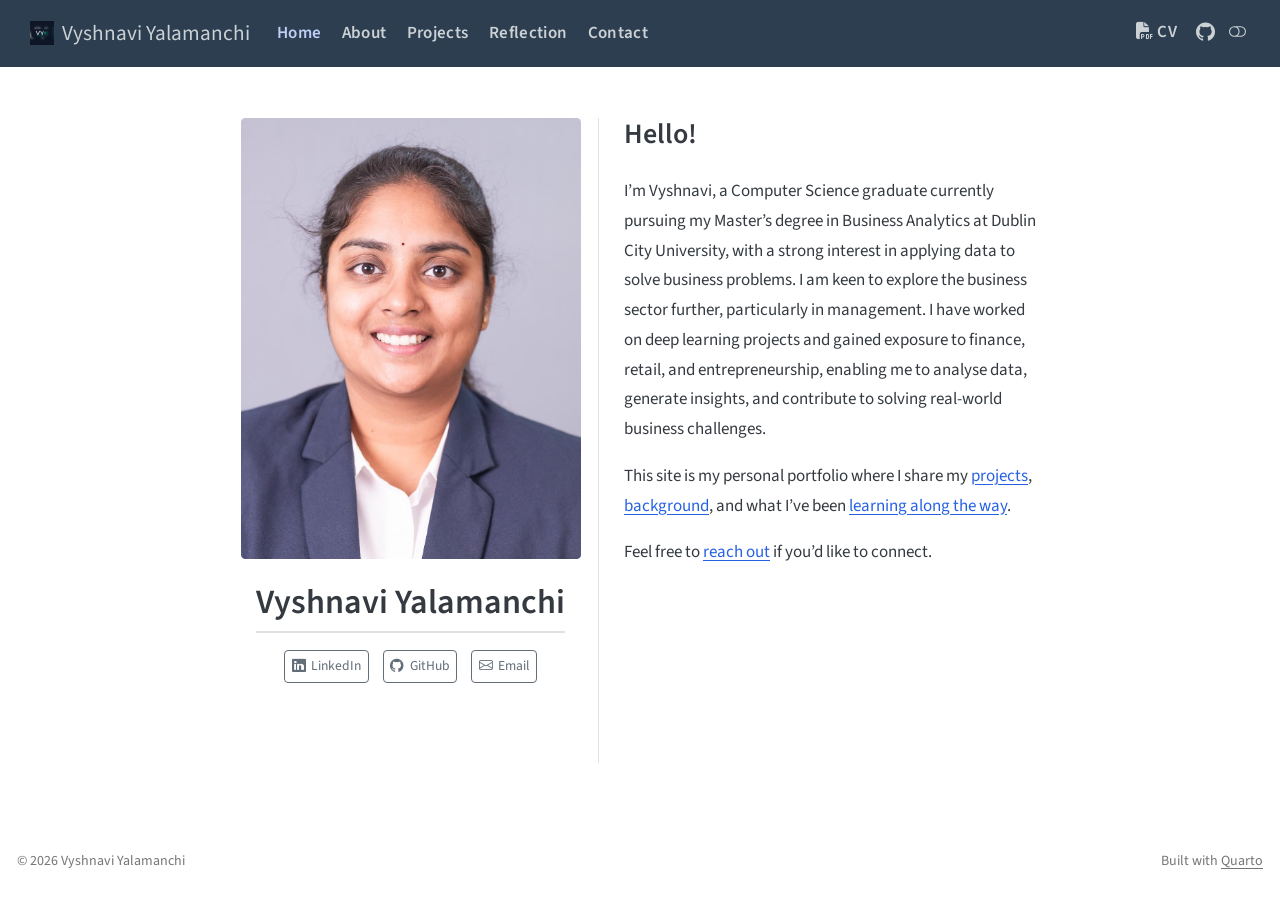
<file: docs/index.html>
<!DOCTYPE html>
<html xmlns="http://www.w3.org/1999/xhtml" lang="en" xml:lang="en"><head>

<meta charset="utf-8">
<meta name="generator" content="quarto-1.9.37">

<meta name="viewport" content="width=device-width, initial-scale=1.0, user-scalable=yes">


<title>Vyshnavi Yalamanchi</title>
<style>
/* Default styles provided by pandoc.
** See https://pandoc.org/MANUAL.html#variables-for-html for config info.
*/
code{white-space: pre-wrap;}
span.smallcaps{font-variant: small-caps;}
div.columns{display: flex; gap: min(4vw, 1.5em);}
div.column{flex: auto; overflow-x: auto;}
div.hanging-indent{margin-left: 1.5em; text-indent: -1.5em;}
ul.task-list{list-style: none;}
ul.task-list li input[type="checkbox"] {
  width: 0.8em;
  margin: 0 0.8em 0.2em -1em; /* quarto-specific, see https://github.com/quarto-dev/quarto-cli/issues/4556 */ 
  vertical-align: middle;
}
</style>


<script src="site_libs/quarto-nav/quarto-nav.js"></script>
<script src="site_libs/quarto-nav/headroom.min.js"></script>
<link href="./images/favicon.png" rel="icon" type="image/png">
<script src="site_libs/clipboard/clipboard.min.js"></script>
<script src="site_libs/quarto-html/quarto.js" type="module"></script>
<script src="site_libs/quarto-html/tabsets/tabsets.js" type="module"></script>
<script src="site_libs/quarto-html/popper.min.js"></script>
<script src="site_libs/quarto-html/tippy.umd.min.js"></script>
<link href="site_libs/quarto-html/tippy.css" rel="stylesheet">
<link href="site_libs/quarto-html/quarto-syntax-highlighting-acf12a64177840b8d86f2d4f01b2e9fb.css" rel="stylesheet" class="quarto-color-scheme" id="quarto-text-highlighting-styles">
<link href="site_libs/quarto-html/quarto-syntax-highlighting-dark-23bbe8b5e4efc1e257f6d59dce478b08.css" rel="stylesheet" class="quarto-color-scheme quarto-color-alternate" id="quarto-text-highlighting-styles">
<link href="site_libs/quarto-html/quarto-syntax-highlighting-acf12a64177840b8d86f2d4f01b2e9fb.css" rel="stylesheet" class="quarto-color-scheme-extra" id="quarto-text-highlighting-styles">
<script src="site_libs/bootstrap/bootstrap.min.js"></script>
<link href="site_libs/bootstrap/bootstrap-icons.css" rel="stylesheet">
<link href="site_libs/bootstrap/bootstrap-99397347df9c2b6cf13c05f53c5aa483.min.css" rel="stylesheet" append-hash="true" class="quarto-color-scheme" id="quarto-bootstrap" data-mode="light">
<link href="site_libs/bootstrap/bootstrap-dark-f32c87496e175d3278904306adb1f190.min.css" rel="stylesheet" append-hash="true" class="quarto-color-scheme quarto-color-alternate" id="quarto-bootstrap" data-mode="dark">
<link href="site_libs/bootstrap/bootstrap-99397347df9c2b6cf13c05f53c5aa483.min.css" rel="stylesheet" append-hash="true" class="quarto-color-scheme-extra" id="quarto-bootstrap" data-mode="light">
<link href="site_libs/quarto-contrib/fontawesome6-6.7.2/all.min.css" rel="stylesheet">
<link href="site_libs/quarto-contrib/fontawesome6-6.7.2/latex-fontsize.css" rel="stylesheet">
<script id="quarto-search-options" type="application/json">{
  "language": {
    "search-no-results-text": "No results",
    "search-matching-documents-text": "matching documents",
    "search-copy-link-title": "Copy link to search",
    "search-hide-matches-text": "Hide additional matches",
    "search-more-match-text": "more match in this document",
    "search-more-matches-text": "more matches in this document",
    "search-clear-button-title": "Clear",
    "search-text-placeholder": "",
    "search-detached-cancel-button-title": "Cancel",
    "search-submit-button-title": "Submit",
    "search-label": "Search"
  }
}</script>


</head>

<body class="nav-fixed fullcontent quarto-light"><script id="quarto-html-before-body" type="application/javascript">
    const toggleBodyColorMode = (bsSheetEl) => {
      const mode = bsSheetEl.getAttribute("data-mode");
      const bodyEl = window.document.querySelector("body");
      if (mode === "dark") {
        bodyEl.classList.add("quarto-dark");
        bodyEl.classList.remove("quarto-light");
      } else {
        bodyEl.classList.add("quarto-light");
        bodyEl.classList.remove("quarto-dark");
      }
    }
    const toggleBodyColorPrimary = () => {
      const bsSheetEl = window.document.querySelector("link#quarto-bootstrap:not([rel=disabled-stylesheet])");
      if (bsSheetEl) {
        toggleBodyColorMode(bsSheetEl);
      }
    }
    const setColorSchemeToggle = (alternate) => {
      const toggles = window.document.querySelectorAll('.quarto-color-scheme-toggle');
      for (let i=0; i < toggles.length; i++) {
        const toggle = toggles[i];
        if (toggle) {
          if (alternate) {
            toggle.classList.add("alternate");
          } else {
            toggle.classList.remove("alternate");
          }
        }
      }
    };
    const toggleColorMode = (alternate) => {
      // Switch the stylesheets
      const primaryStylesheets = window.document.querySelectorAll('link.quarto-color-scheme:not(.quarto-color-alternate)');
      const alternateStylesheets = window.document.querySelectorAll('link.quarto-color-scheme.quarto-color-alternate');
      manageTransitions('#quarto-margin-sidebar .nav-link', false);
      if (alternate) {
        // note: dark is layered on light, we don't disable primary!
        enableStylesheet(alternateStylesheets);
        for (const sheetNode of alternateStylesheets) {
          if (sheetNode.id === "quarto-bootstrap") {
            toggleBodyColorMode(sheetNode);
          }
        }
      } else {
        disableStylesheet(alternateStylesheets);
        enableStylesheet(primaryStylesheets)
        toggleBodyColorPrimary();
      }
      manageTransitions('#quarto-margin-sidebar .nav-link', true);
      // Switch the toggles
      setColorSchemeToggle(alternate)
      // Hack to workaround the fact that safari doesn't
      // properly recolor the scrollbar when toggling (#1455)
      if (navigator.userAgent.indexOf('Safari') > 0 && navigator.userAgent.indexOf('Chrome') == -1) {
        manageTransitions("body", false);
        window.scrollTo(0, 1);
        setTimeout(() => {
          window.scrollTo(0, 0);
          manageTransitions("body", true);
        }, 40);
      }
    }
    const disableStylesheet = (stylesheets) => {
      for (let i=0; i < stylesheets.length; i++) {
        const stylesheet = stylesheets[i];
        stylesheet.rel = 'disabled-stylesheet';
      }
    }
    const enableStylesheet = (stylesheets) => {
      for (let i=0; i < stylesheets.length; i++) {
        const stylesheet = stylesheets[i];
        if(stylesheet.rel !== 'stylesheet') { // for Chrome, which will still FOUC without this check
          stylesheet.rel = 'stylesheet';
        }
      }
    }
    const manageTransitions = (selector, allowTransitions) => {
      const els = window.document.querySelectorAll(selector);
      for (let i=0; i < els.length; i++) {
        const el = els[i];
        if (allowTransitions) {
          el.classList.remove('notransition');
        } else {
          el.classList.add('notransition');
        }
      }
    }
    const isFileUrl = () => {
      return window.location.protocol === 'file:';
    }
    const hasAlternateSentinel = () => {
      let styleSentinel = getColorSchemeSentinel();
      if (styleSentinel !== null) {
        return styleSentinel === "alternate";
      } else {
        return false;
      }
    }
    const setStyleSentinel = (alternate) => {
      const value = alternate ? "alternate" : "default";
      if (!isFileUrl()) {
        window.localStorage.setItem("quarto-color-scheme", value);
      } else {
        localAlternateSentinel = value;
      }
    }
    const getColorSchemeSentinel = () => {
      if (!isFileUrl()) {
        const storageValue = window.localStorage.getItem("quarto-color-scheme");
        return storageValue != null ? storageValue : localAlternateSentinel;
      } else {
        return localAlternateSentinel;
      }
    }
    const toggleGiscusIfUsed = (isAlternate, darkModeDefault) => {
      const baseTheme = document.querySelector('#giscus-base-theme')?.value ?? 'light';
      const alternateTheme = document.querySelector('#giscus-alt-theme')?.value ?? 'dark';
      let newTheme = '';
      if(authorPrefersDark) {
        newTheme = isAlternate ? baseTheme : alternateTheme;
      } else {
        newTheme = isAlternate ? alternateTheme : baseTheme;
      }
      const changeGiscusTheme = () => {
        // From: https://github.com/giscus/giscus/issues/336
        const sendMessage = (message) => {
          const iframe = document.querySelector('iframe.giscus-frame');
          if (!iframe) return;
          iframe.contentWindow.postMessage({ giscus: message }, 'https://giscus.app');
        }
        sendMessage({
          setConfig: {
            theme: newTheme
          }
        });
      }
      const isGiscussLoaded = window.document.querySelector('iframe.giscus-frame') !== null;
      if (isGiscussLoaded) {
        changeGiscusTheme();
      }
    };
    const authorPrefersDark = false;
    const darkModeDefault = authorPrefersDark;
      document.querySelector('link#quarto-text-highlighting-styles.quarto-color-scheme-extra').rel = 'disabled-stylesheet';
      document.querySelector('link#quarto-bootstrap.quarto-color-scheme-extra').rel = 'disabled-stylesheet';
    let localAlternateSentinel = darkModeDefault ? 'alternate' : 'default';
    // Dark / light mode switch
    window.quartoToggleColorScheme = () => {
      // Read the current dark / light value
      let toAlternate = !hasAlternateSentinel();
      toggleColorMode(toAlternate);
      setStyleSentinel(toAlternate);
      toggleGiscusIfUsed(toAlternate, darkModeDefault);
      window.dispatchEvent(new Event('resize'));
    };
    // Switch to dark mode if need be
    if (hasAlternateSentinel()) {
      toggleColorMode(true);
    } else {
      toggleColorMode(false);
    }
  </script>

<div id="quarto-search-results"></div>
  <header id="quarto-header" class="headroom fixed-top">
    <nav class="navbar navbar-expand-lg " data-bs-theme="dark">
      <div class="navbar-container container-fluid">
      <div class="navbar-brand-container mx-auto">
    <a href="./index.html" class="navbar-brand navbar-brand-logo">
    <img src="./images/logo.png" alt="" class="navbar-logo light-content">
    <img src="./images/logo.png" alt="" class="navbar-logo dark-content">
    </a>
    <a class="navbar-brand" href="./index.html">
    <span class="navbar-title">Vyshnavi Yalamanchi</span>
    </a>
  </div>
          <button class="navbar-toggler" type="button" data-bs-toggle="collapse" data-bs-target="#navbarCollapse" aria-controls="navbarCollapse" role="menu" aria-expanded="false" aria-label="Toggle navigation" onclick="if (window.quartoToggleHeadroom) { window.quartoToggleHeadroom(); }">
  <span class="navbar-toggler-icon"></span>
</button>
          <div class="collapse navbar-collapse" id="navbarCollapse">
            <ul class="navbar-nav navbar-nav-scroll me-auto">
  <li class="nav-item">
    <a class="nav-link active" href="./index.html" aria-current="page"> 
<span class="menu-text">Home</span></a>
  </li>  
  <li class="nav-item">
    <a class="nav-link" href="./about.html"> 
<span class="menu-text">About</span></a>
  </li>  
  <li class="nav-item">
    <a class="nav-link" href="./projects/index.html"> 
<span class="menu-text">Projects</span></a>
  </li>  
  <li class="nav-item">
    <a class="nav-link" href="./reflection.html"> 
<span class="menu-text">Reflection</span></a>
  </li>  
  <li class="nav-item">
    <a class="nav-link" href="./contact.html"> 
<span class="menu-text">Contact</span></a>
  </li>  
</ul>
            <ul class="navbar-nav navbar-nav-scroll ms-auto">
  <li class="nav-item">
    <a class="nav-link" href="./cv/Vyshnavi_Yalamanchi_CV.pdf" target="_blank"> 
<span class="menu-text"><i class="fa-solid fa-file-pdf" aria-label="file-pdf"></i> CV</span></a>
  </li>  
  <li class="nav-item compact">
    <a class="nav-link" href="https://github.com/vyshnaviyalamanchi" target="_blank"> <i class="bi bi-github" role="img">
</i> 
<span class="menu-text"></span></a>
  </li>  
</ul>
          </div> <!-- /navcollapse -->
            <div class="quarto-navbar-tools">
  <a href="" class="quarto-color-scheme-toggle quarto-navigation-tool  px-1" onclick="window.quartoToggleColorScheme(); return false;" title="Toggle dark mode"><i class="bi"></i></a>
</div>
      </div> <!-- /container-fluid -->
    </nav>
</header>
<!-- content -->
<div id="quarto-content" class="quarto-container page-columns page-rows-contents page-layout-article page-navbar">
<!-- sidebar -->
<!-- margin-sidebar -->
    
<!-- main -->
<div class="quarto-about-trestles">
  <div class="about-entity">
    <img src="images/profile.jpg" class="about-image
  rounded " style="width: 20em;">
<header id="title-block-header" class="quarto-title-block default">
<div class="quarto-title">
<h1 class="title">Vyshnavi Yalamanchi</h1>
</div>
<div class="quarto-title-meta">
  </div>
</header>
    <div class="about-links">
  <a href="https://linkedin.com/in/vyshnavi-yalamanchi-130900308" class="about-link" rel="" target="">
    <i class="bi bi-linkedin"></i>
     <span class="about-link-text">LinkedIn</span>
  </a>
  <a href="https://github.com/vyshnaviyalamanchi" class="about-link" rel="" target="">
    <i class="bi bi-github"></i>
     <span class="about-link-text">GitHub</span>
  </a>
  <a href="mailto:vyasjdp@gmail.com" class="about-link" rel="" target="">
    <i class="bi bi-envelope"></i>
     <span class="about-link-text">Email</span>
  </a>
</div>
  </div>
  <div class="about-contents"><main class="content" id="quarto-document-content">

<section id="hello" class="level2">
<h2 data-anchor-id="hello">Hello!</h2>
<p>I’m Vyshnavi, a Computer Science graduate currently pursuing my Master’s degree in Business Analytics at Dublin City University, with a strong interest in applying data to solve business problems. I am keen to explore the business sector further, particularly in management. I have worked on deep learning projects and gained exposure to finance, retail, and entrepreneurship, enabling me to analyse data, generate insights, and contribute to solving real-world business challenges.</p>
<p>This site is my personal portfolio where I share my <a href="./projects/index.html">projects</a>, <a href="./about.html">background</a>, and what I’ve been <a href="./reflection.html">learning along the way</a>.</p>
<p>Feel free to <a href="./contact.html">reach out</a> if you’d like to connect.</p>


</section>
</main></div>
</div>
 <!-- /main -->
<script id="quarto-html-after-body" type="application/javascript">
  window.document.addEventListener("DOMContentLoaded", function (event) {
    // Ensure there is a toggle, if there isn't float one in the top right
    if (window.document.querySelector('.quarto-color-scheme-toggle') === null) {
      const a = window.document.createElement('a');
      a.classList.add('top-right');
      a.classList.add('quarto-color-scheme-toggle');
      a.href = "";
      a.onclick = function() { try { window.quartoToggleColorScheme(); } catch {} return false; };
      const i = window.document.createElement("i");
      i.classList.add('bi');
      a.appendChild(i);
      window.document.body.appendChild(a);
    }
    setColorSchemeToggle(hasAlternateSentinel())
    const isCodeAnnotation = (el) => {
      for (const clz of el.classList) {
        if (clz.startsWith('code-annotation-')) {                     
          return true;
        }
      }
      return false;
    }
    const onCopySuccess = function(e) {
      // button target
      const button = e.trigger;
      // don't keep focus
      button.blur();
      // flash "checked"
      button.classList.add('code-copy-button-checked');
      var currentTitle = button.getAttribute("title");
      button.setAttribute("title", "Copied!");
      let tooltip;
      if (window.bootstrap) {
        button.setAttribute("data-bs-toggle", "tooltip");
        button.setAttribute("data-bs-placement", "left");
        button.setAttribute("data-bs-title", "Copied!");
        tooltip = new bootstrap.Tooltip(button, 
          { trigger: "manual", 
            customClass: "code-copy-button-tooltip",
            offset: [0, -8]});
        tooltip.show();    
      }
      setTimeout(function() {
        if (tooltip) {
          tooltip.hide();
          button.removeAttribute("data-bs-title");
          button.removeAttribute("data-bs-toggle");
          button.removeAttribute("data-bs-placement");
        }
        button.setAttribute("title", currentTitle);
        button.classList.remove('code-copy-button-checked');
      }, 1000);
      // clear code selection
      e.clearSelection();
    }
    const getTextToCopy = function(trigger) {
      const outerScaffold = trigger.parentElement.cloneNode(true);
      const codeEl = outerScaffold.querySelector('code');
      for (const childEl of codeEl.children) {
        if (isCodeAnnotation(childEl)) {
          childEl.remove();
        }
      }
      return codeEl.innerText;
    }
    const clipboard = new window.ClipboardJS('.code-copy-button:not([data-in-quarto-modal])', {
      text: getTextToCopy
    });
    clipboard.on('success', onCopySuccess);
    if (window.document.getElementById('quarto-embedded-source-code-modal')) {
      const clipboardModal = new window.ClipboardJS('.code-copy-button[data-in-quarto-modal]', {
        text: getTextToCopy,
        container: window.document.getElementById('quarto-embedded-source-code-modal')
      });
      clipboardModal.on('success', onCopySuccess);
    }
      var localhostRegex = new RegExp(/^(?:http|https):\/\/localhost\:?[0-9]*\//);
      var mailtoRegex = new RegExp(/^mailto:/);
        var filterRegex = new RegExp('/' + window.location.host + '/');
      var isInternal = (href) => {
          return filterRegex.test(href) || localhostRegex.test(href) || mailtoRegex.test(href);
      }
      // Inspect non-navigation links and adorn them if external
     var links = window.document.querySelectorAll('a[href]:not(.nav-link):not(.navbar-brand):not(.toc-action):not(.sidebar-link):not(.sidebar-item-toggle):not(.pagination-link):not(.no-external):not([aria-hidden]):not(.dropdown-item):not(.quarto-navigation-tool):not(.about-link)');
      for (var i=0; i<links.length; i++) {
        const link = links[i];
        if (!isInternal(link.href)) {
          // undo the damage that might have been done by quarto-nav.js in the case of
          // links that we want to consider external
          if (link.dataset.originalHref !== undefined) {
            link.href = link.dataset.originalHref;
          }
        }
      }
    function tippyHover(el, contentFn, onTriggerFn, onUntriggerFn) {
      const config = {
        allowHTML: true,
        maxWidth: 500,
        delay: 100,
        arrow: false,
        appendTo: function(el) {
            return el.parentElement;
        },
        interactive: true,
        interactiveBorder: 10,
        theme: 'quarto',
        placement: 'bottom-start',
      };
      if (contentFn) {
        config.content = contentFn;
      }
      if (onTriggerFn) {
        config.onTrigger = onTriggerFn;
      }
      if (onUntriggerFn) {
        config.onUntrigger = onUntriggerFn;
      }
      window.tippy(el, config); 
    }
    const noterefs = window.document.querySelectorAll('a[role="doc-noteref"]');
    for (var i=0; i<noterefs.length; i++) {
      const ref = noterefs[i];
      tippyHover(ref, function() {
        // use id or data attribute instead here
        let href = ref.getAttribute('data-footnote-href') || ref.getAttribute('href');
        try { href = new URL(href).hash; } catch {}
        const id = href.replace(/^#\/?/, "");
        const note = window.document.getElementById(id);
        if (note) {
          return note.innerHTML;
        } else {
          return "";
        }
      });
    }
    const xrefs = window.document.querySelectorAll('a.quarto-xref');
    const processXRef = (id, note) => {
      // Strip column container classes
      const stripColumnClz = (el) => {
        el.classList.remove("page-full", "page-columns");
        if (el.children) {
          for (const child of el.children) {
            stripColumnClz(child);
          }
        }
      }
      stripColumnClz(note)
      if (id === null || id.startsWith('sec-')) {
        // Special case sections, only their first couple elements
        const container = document.createElement("div");
        if (note.children && note.children.length > 2) {
          container.appendChild(note.children[0].cloneNode(true));
          for (let i = 1; i < note.children.length; i++) {
            const child = note.children[i];
            if (child.tagName === "P" && child.innerText === "") {
              continue;
            } else {
              container.appendChild(child.cloneNode(true));
              break;
            }
          }
          if (window.Quarto?.typesetMath) {
            window.Quarto.typesetMath(container);
          }
          return container.innerHTML
        } else {
          if (window.Quarto?.typesetMath) {
            window.Quarto.typesetMath(note);
          }
          return note.innerHTML;
        }
      } else {
        // Remove any anchor links if they are present
        const anchorLink = note.querySelector('a.anchorjs-link');
        if (anchorLink) {
          anchorLink.remove();
        }
        if (window.Quarto?.typesetMath) {
          window.Quarto.typesetMath(note);
        }
        if (note.classList.contains("callout")) {
          return note.outerHTML;
        } else {
          return note.innerHTML;
        }
      }
    }
    for (var i=0; i<xrefs.length; i++) {
      const xref = xrefs[i];
      tippyHover(xref, undefined, function(instance) {
        instance.disable();
        let url = xref.getAttribute('href');
        let hash = undefined; 
        if (url.startsWith('#')) {
          hash = url;
        } else {
          try { hash = new URL(url).hash; } catch {}
        }
        if (hash) {
          const id = hash.replace(/^#\/?/, "");
          const note = window.document.getElementById(id);
          if (note !== null) {
            try {
              const html = processXRef(id, note.cloneNode(true));
              instance.setContent(html);
            } finally {
              instance.enable();
              instance.show();
            }
          } else {
            // See if we can fetch this
            fetch(url.split('#')[0])
            .then(res => res.text())
            .then(html => {
              const parser = new DOMParser();
              const htmlDoc = parser.parseFromString(html, "text/html");
              const note = htmlDoc.getElementById(id);
              if (note !== null) {
                const html = processXRef(id, note);
                instance.setContent(html);
              } 
            }).finally(() => {
              instance.enable();
              instance.show();
            });
          }
        } else {
          // See if we can fetch a full url (with no hash to target)
          // This is a special case and we should probably do some content thinning / targeting
          fetch(url)
          .then(res => res.text())
          .then(html => {
            const parser = new DOMParser();
            const htmlDoc = parser.parseFromString(html, "text/html");
            const note = htmlDoc.querySelector('main.content');
            if (note !== null) {
              // This should only happen for chapter cross references
              // (since there is no id in the URL)
              // remove the first header
              if (note.children.length > 0 && note.children[0].tagName === "HEADER") {
                note.children[0].remove();
              }
              const html = processXRef(null, note);
              instance.setContent(html);
            } 
          }).finally(() => {
            instance.enable();
            instance.show();
          });
        }
      }, function(instance) {
      });
    }
        let selectedAnnoteEl;
        const selectorForAnnotation = ( cell, annotation) => {
          let cellAttr = 'data-code-cell="' + cell + '"';
          let lineAttr = 'data-code-annotation="' +  annotation + '"';
          const selector = 'span[' + cellAttr + '][' + lineAttr + ']';
          return selector;
        }
        const selectCodeLines = (annoteEl) => {
          const doc = window.document;
          const targetCell = annoteEl.getAttribute("data-target-cell");
          const targetAnnotation = annoteEl.getAttribute("data-target-annotation");
          const annoteSpan = window.document.querySelector(selectorForAnnotation(targetCell, targetAnnotation));
          const lines = annoteSpan.getAttribute("data-code-lines").split(",");
          const lineIds = lines.map((line) => {
            return targetCell + "-" + line;
          })
          let top = null;
          let height = null;
          let parent = null;
          if (lineIds.length > 0) {
              //compute the position of the single el (top and bottom and make a div)
              const el = window.document.getElementById(lineIds[0]);
              top = el.offsetTop;
              height = el.offsetHeight;
              parent = el.parentElement.parentElement;
            if (lineIds.length > 1) {
              const lastEl = window.document.getElementById(lineIds[lineIds.length - 1]);
              const bottom = lastEl.offsetTop + lastEl.offsetHeight;
              height = bottom - top;
            }
            if (top !== null && height !== null && parent !== null) {
              // cook up a div (if necessary) and position it 
              let div = window.document.getElementById("code-annotation-line-highlight");
              if (div === null) {
                div = window.document.createElement("div");
                div.setAttribute("id", "code-annotation-line-highlight");
                div.style.position = 'absolute';
                parent.appendChild(div);
              }
              div.style.top = top - 2 + "px";
              div.style.height = height + 4 + "px";
              div.style.left = 0;
              let gutterDiv = window.document.getElementById("code-annotation-line-highlight-gutter");
              if (gutterDiv === null) {
                gutterDiv = window.document.createElement("div");
                gutterDiv.setAttribute("id", "code-annotation-line-highlight-gutter");
                gutterDiv.style.position = 'absolute';
                const codeCell = window.document.getElementById(targetCell);
                const gutter = codeCell.querySelector('.code-annotation-gutter');
                gutter.appendChild(gutterDiv);
              }
              gutterDiv.style.top = top - 2 + "px";
              gutterDiv.style.height = height + 4 + "px";
            }
            selectedAnnoteEl = annoteEl;
          }
        };
        const unselectCodeLines = () => {
          const elementsIds = ["code-annotation-line-highlight", "code-annotation-line-highlight-gutter"];
          elementsIds.forEach((elId) => {
            const div = window.document.getElementById(elId);
            if (div) {
              div.remove();
            }
          });
          selectedAnnoteEl = undefined;
        };
          // Handle positioning of the toggle
      window.addEventListener(
        "resize",
        throttle(() => {
          elRect = undefined;
          if (selectedAnnoteEl) {
            selectCodeLines(selectedAnnoteEl);
          }
        }, 10)
      );
      function throttle(fn, ms) {
      let throttle = false;
      let timer;
        return (...args) => {
          if(!throttle) { // first call gets through
              fn.apply(this, args);
              throttle = true;
          } else { // all the others get throttled
              if(timer) clearTimeout(timer); // cancel #2
              timer = setTimeout(() => {
                fn.apply(this, args);
                timer = throttle = false;
              }, ms);
          }
        };
      }
        // Attach click handler to the DT
        const annoteDls = window.document.querySelectorAll('dt[data-target-cell]');
        for (const annoteDlNode of annoteDls) {
          annoteDlNode.addEventListener('click', (event) => {
            const clickedEl = event.target;
            if (clickedEl !== selectedAnnoteEl) {
              unselectCodeLines();
              const activeEl = window.document.querySelector('dt[data-target-cell].code-annotation-active');
              if (activeEl) {
                activeEl.classList.remove('code-annotation-active');
              }
              selectCodeLines(clickedEl);
              clickedEl.classList.add('code-annotation-active');
            } else {
              // Unselect the line
              unselectCodeLines();
              clickedEl.classList.remove('code-annotation-active');
            }
          });
        }
    const findCites = (el) => {
      const parentEl = el.parentElement;
      if (parentEl) {
        const cites = parentEl.dataset.cites;
        if (cites) {
          return {
            el,
            cites: cites.split(' ')
          };
        } else {
          return findCites(el.parentElement)
        }
      } else {
        return undefined;
      }
    };
    var bibliorefs = window.document.querySelectorAll('a[role="doc-biblioref"]');
    for (var i=0; i<bibliorefs.length; i++) {
      const ref = bibliorefs[i];
      const citeInfo = findCites(ref);
      if (citeInfo) {
        tippyHover(citeInfo.el, function() {
          var popup = window.document.createElement('div');
          citeInfo.cites.forEach(function(cite) {
            var citeDiv = window.document.createElement('div');
            citeDiv.classList.add('hanging-indent');
            citeDiv.classList.add('csl-entry');
            var biblioDiv = window.document.getElementById('ref-' + cite);
            if (biblioDiv) {
              citeDiv.innerHTML = biblioDiv.innerHTML;
            }
            popup.appendChild(citeDiv);
          });
          return popup.innerHTML;
        });
      }
    }
  });
  </script>
</div> <!-- /content -->
<footer class="footer">
  <div class="nav-footer">
    <div class="nav-footer-left">
<p>© 2026 Vyshnavi Yalamanchi</p>
</div>   
    <div class="nav-footer-center">
      &nbsp;
    </div>
    <div class="nav-footer-right">
<p>Built with <a href="https://quarto.org">Quarto</a></p>
</div>
  </div>
</footer>




</body></html>
</file>
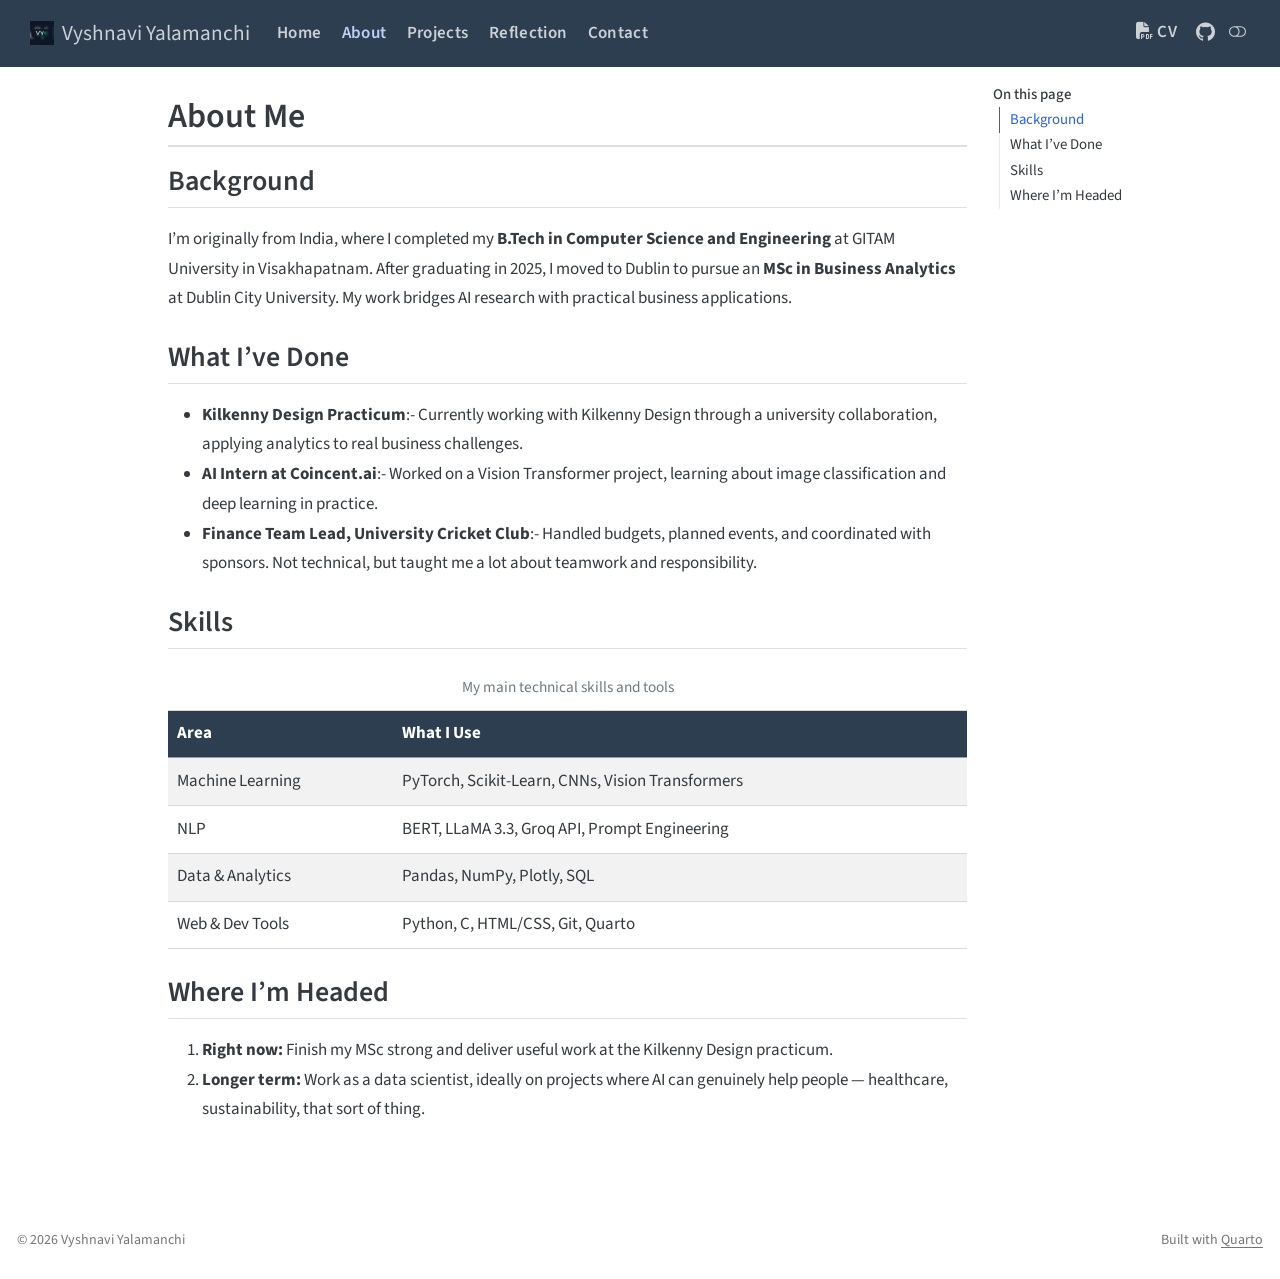
<file: docs/about.html>
<!DOCTYPE html>
<html xmlns="http://www.w3.org/1999/xhtml" lang="en" xml:lang="en"><head>

<meta charset="utf-8">
<meta name="generator" content="quarto-1.9.37">

<meta name="viewport" content="width=device-width, initial-scale=1.0, user-scalable=yes">


<title>About Me – Vyshnavi Yalamanchi</title>
<style>
/* Default styles provided by pandoc.
** See https://pandoc.org/MANUAL.html#variables-for-html for config info.
*/
code{white-space: pre-wrap;}
span.smallcaps{font-variant: small-caps;}
div.columns{display: flex; gap: min(4vw, 1.5em);}
div.column{flex: auto; overflow-x: auto;}
div.hanging-indent{margin-left: 1.5em; text-indent: -1.5em;}
ul.task-list{list-style: none;}
ul.task-list li input[type="checkbox"] {
  width: 0.8em;
  margin: 0 0.8em 0.2em -1em; /* quarto-specific, see https://github.com/quarto-dev/quarto-cli/issues/4556 */ 
  vertical-align: middle;
}
</style>


<script src="site_libs/quarto-nav/quarto-nav.js"></script>
<script src="site_libs/quarto-nav/headroom.min.js"></script>
<link href="./images/favicon.png" rel="icon" type="image/png">
<script src="site_libs/clipboard/clipboard.min.js"></script>
<script src="site_libs/quarto-html/quarto.js" type="module"></script>
<script src="site_libs/quarto-html/tabsets/tabsets.js" type="module"></script>
<script src="site_libs/quarto-html/popper.min.js"></script>
<script src="site_libs/quarto-html/tippy.umd.min.js"></script>
<script src="site_libs/quarto-html/anchor.min.js"></script>
<link href="site_libs/quarto-html/tippy.css" rel="stylesheet">
<link href="site_libs/quarto-html/quarto-syntax-highlighting-acf12a64177840b8d86f2d4f01b2e9fb.css" rel="stylesheet" class="quarto-color-scheme" id="quarto-text-highlighting-styles">
<link href="site_libs/quarto-html/quarto-syntax-highlighting-dark-23bbe8b5e4efc1e257f6d59dce478b08.css" rel="stylesheet" class="quarto-color-scheme quarto-color-alternate" id="quarto-text-highlighting-styles">
<link href="site_libs/quarto-html/quarto-syntax-highlighting-acf12a64177840b8d86f2d4f01b2e9fb.css" rel="stylesheet" class="quarto-color-scheme-extra" id="quarto-text-highlighting-styles">
<script src="site_libs/bootstrap/bootstrap.min.js"></script>
<link href="site_libs/bootstrap/bootstrap-icons.css" rel="stylesheet">
<link href="site_libs/bootstrap/bootstrap-99397347df9c2b6cf13c05f53c5aa483.min.css" rel="stylesheet" append-hash="true" class="quarto-color-scheme" id="quarto-bootstrap" data-mode="light">
<link href="site_libs/bootstrap/bootstrap-dark-f32c87496e175d3278904306adb1f190.min.css" rel="stylesheet" append-hash="true" class="quarto-color-scheme quarto-color-alternate" id="quarto-bootstrap" data-mode="dark">
<link href="site_libs/bootstrap/bootstrap-99397347df9c2b6cf13c05f53c5aa483.min.css" rel="stylesheet" append-hash="true" class="quarto-color-scheme-extra" id="quarto-bootstrap" data-mode="light">
<link href="site_libs/quarto-contrib/fontawesome6-6.7.2/all.min.css" rel="stylesheet">
<link href="site_libs/quarto-contrib/fontawesome6-6.7.2/latex-fontsize.css" rel="stylesheet">
<script id="quarto-search-options" type="application/json">{
  "language": {
    "search-no-results-text": "No results",
    "search-matching-documents-text": "matching documents",
    "search-copy-link-title": "Copy link to search",
    "search-hide-matches-text": "Hide additional matches",
    "search-more-match-text": "more match in this document",
    "search-more-matches-text": "more matches in this document",
    "search-clear-button-title": "Clear",
    "search-text-placeholder": "",
    "search-detached-cancel-button-title": "Cancel",
    "search-submit-button-title": "Submit",
    "search-label": "Search"
  }
}</script>


</head>

<body class="nav-fixed quarto-light"><script id="quarto-html-before-body" type="application/javascript">
    const toggleBodyColorMode = (bsSheetEl) => {
      const mode = bsSheetEl.getAttribute("data-mode");
      const bodyEl = window.document.querySelector("body");
      if (mode === "dark") {
        bodyEl.classList.add("quarto-dark");
        bodyEl.classList.remove("quarto-light");
      } else {
        bodyEl.classList.add("quarto-light");
        bodyEl.classList.remove("quarto-dark");
      }
    }
    const toggleBodyColorPrimary = () => {
      const bsSheetEl = window.document.querySelector("link#quarto-bootstrap:not([rel=disabled-stylesheet])");
      if (bsSheetEl) {
        toggleBodyColorMode(bsSheetEl);
      }
    }
    const setColorSchemeToggle = (alternate) => {
      const toggles = window.document.querySelectorAll('.quarto-color-scheme-toggle');
      for (let i=0; i < toggles.length; i++) {
        const toggle = toggles[i];
        if (toggle) {
          if (alternate) {
            toggle.classList.add("alternate");
          } else {
            toggle.classList.remove("alternate");
          }
        }
      }
    };
    const toggleColorMode = (alternate) => {
      // Switch the stylesheets
      const primaryStylesheets = window.document.querySelectorAll('link.quarto-color-scheme:not(.quarto-color-alternate)');
      const alternateStylesheets = window.document.querySelectorAll('link.quarto-color-scheme.quarto-color-alternate');
      manageTransitions('#quarto-margin-sidebar .nav-link', false);
      if (alternate) {
        // note: dark is layered on light, we don't disable primary!
        enableStylesheet(alternateStylesheets);
        for (const sheetNode of alternateStylesheets) {
          if (sheetNode.id === "quarto-bootstrap") {
            toggleBodyColorMode(sheetNode);
          }
        }
      } else {
        disableStylesheet(alternateStylesheets);
        enableStylesheet(primaryStylesheets)
        toggleBodyColorPrimary();
      }
      manageTransitions('#quarto-margin-sidebar .nav-link', true);
      // Switch the toggles
      setColorSchemeToggle(alternate)
      // Hack to workaround the fact that safari doesn't
      // properly recolor the scrollbar when toggling (#1455)
      if (navigator.userAgent.indexOf('Safari') > 0 && navigator.userAgent.indexOf('Chrome') == -1) {
        manageTransitions("body", false);
        window.scrollTo(0, 1);
        setTimeout(() => {
          window.scrollTo(0, 0);
          manageTransitions("body", true);
        }, 40);
      }
    }
    const disableStylesheet = (stylesheets) => {
      for (let i=0; i < stylesheets.length; i++) {
        const stylesheet = stylesheets[i];
        stylesheet.rel = 'disabled-stylesheet';
      }
    }
    const enableStylesheet = (stylesheets) => {
      for (let i=0; i < stylesheets.length; i++) {
        const stylesheet = stylesheets[i];
        if(stylesheet.rel !== 'stylesheet') { // for Chrome, which will still FOUC without this check
          stylesheet.rel = 'stylesheet';
        }
      }
    }
    const manageTransitions = (selector, allowTransitions) => {
      const els = window.document.querySelectorAll(selector);
      for (let i=0; i < els.length; i++) {
        const el = els[i];
        if (allowTransitions) {
          el.classList.remove('notransition');
        } else {
          el.classList.add('notransition');
        }
      }
    }
    const isFileUrl = () => {
      return window.location.protocol === 'file:';
    }
    const hasAlternateSentinel = () => {
      let styleSentinel = getColorSchemeSentinel();
      if (styleSentinel !== null) {
        return styleSentinel === "alternate";
      } else {
        return false;
      }
    }
    const setStyleSentinel = (alternate) => {
      const value = alternate ? "alternate" : "default";
      if (!isFileUrl()) {
        window.localStorage.setItem("quarto-color-scheme", value);
      } else {
        localAlternateSentinel = value;
      }
    }
    const getColorSchemeSentinel = () => {
      if (!isFileUrl()) {
        const storageValue = window.localStorage.getItem("quarto-color-scheme");
        return storageValue != null ? storageValue : localAlternateSentinel;
      } else {
        return localAlternateSentinel;
      }
    }
    const toggleGiscusIfUsed = (isAlternate, darkModeDefault) => {
      const baseTheme = document.querySelector('#giscus-base-theme')?.value ?? 'light';
      const alternateTheme = document.querySelector('#giscus-alt-theme')?.value ?? 'dark';
      let newTheme = '';
      if(authorPrefersDark) {
        newTheme = isAlternate ? baseTheme : alternateTheme;
      } else {
        newTheme = isAlternate ? alternateTheme : baseTheme;
      }
      const changeGiscusTheme = () => {
        // From: https://github.com/giscus/giscus/issues/336
        const sendMessage = (message) => {
          const iframe = document.querySelector('iframe.giscus-frame');
          if (!iframe) return;
          iframe.contentWindow.postMessage({ giscus: message }, 'https://giscus.app');
        }
        sendMessage({
          setConfig: {
            theme: newTheme
          }
        });
      }
      const isGiscussLoaded = window.document.querySelector('iframe.giscus-frame') !== null;
      if (isGiscussLoaded) {
        changeGiscusTheme();
      }
    };
    const authorPrefersDark = false;
    const darkModeDefault = authorPrefersDark;
      document.querySelector('link#quarto-text-highlighting-styles.quarto-color-scheme-extra').rel = 'disabled-stylesheet';
      document.querySelector('link#quarto-bootstrap.quarto-color-scheme-extra').rel = 'disabled-stylesheet';
    let localAlternateSentinel = darkModeDefault ? 'alternate' : 'default';
    // Dark / light mode switch
    window.quartoToggleColorScheme = () => {
      // Read the current dark / light value
      let toAlternate = !hasAlternateSentinel();
      toggleColorMode(toAlternate);
      setStyleSentinel(toAlternate);
      toggleGiscusIfUsed(toAlternate, darkModeDefault);
      window.dispatchEvent(new Event('resize'));
    };
    // Switch to dark mode if need be
    if (hasAlternateSentinel()) {
      toggleColorMode(true);
    } else {
      toggleColorMode(false);
    }
  </script>

<div id="quarto-search-results"></div>
  <header id="quarto-header" class="headroom fixed-top">
    <nav class="navbar navbar-expand-lg " data-bs-theme="dark">
      <div class="navbar-container container-fluid">
      <div class="navbar-brand-container mx-auto">
    <a href="./index.html" class="navbar-brand navbar-brand-logo">
    <img src="./images/logo.png" alt="" class="navbar-logo light-content">
    <img src="./images/logo.png" alt="" class="navbar-logo dark-content">
    </a>
    <a class="navbar-brand" href="./index.html">
    <span class="navbar-title">Vyshnavi Yalamanchi</span>
    </a>
  </div>
          <button class="navbar-toggler" type="button" data-bs-toggle="collapse" data-bs-target="#navbarCollapse" aria-controls="navbarCollapse" role="menu" aria-expanded="false" aria-label="Toggle navigation" onclick="if (window.quartoToggleHeadroom) { window.quartoToggleHeadroom(); }">
  <span class="navbar-toggler-icon"></span>
</button>
          <div class="collapse navbar-collapse" id="navbarCollapse">
            <ul class="navbar-nav navbar-nav-scroll me-auto">
  <li class="nav-item">
    <a class="nav-link" href="./index.html"> 
<span class="menu-text">Home</span></a>
  </li>  
  <li class="nav-item">
    <a class="nav-link active" href="./about.html" aria-current="page"> 
<span class="menu-text">About</span></a>
  </li>  
  <li class="nav-item">
    <a class="nav-link" href="./projects/index.html"> 
<span class="menu-text">Projects</span></a>
  </li>  
  <li class="nav-item">
    <a class="nav-link" href="./reflection.html"> 
<span class="menu-text">Reflection</span></a>
  </li>  
  <li class="nav-item">
    <a class="nav-link" href="./contact.html"> 
<span class="menu-text">Contact</span></a>
  </li>  
</ul>
            <ul class="navbar-nav navbar-nav-scroll ms-auto">
  <li class="nav-item">
    <a class="nav-link" href="./cv/Vyshnavi_Yalamanchi_CV.pdf" target="_blank"> 
<span class="menu-text"><i class="fa-solid fa-file-pdf" aria-label="file-pdf"></i> CV</span></a>
  </li>  
  <li class="nav-item compact">
    <a class="nav-link" href="https://github.com/vyshnaviyalamanchi" target="_blank"> <i class="bi bi-github" role="img">
</i> 
<span class="menu-text"></span></a>
  </li>  
</ul>
          </div> <!-- /navcollapse -->
            <div class="quarto-navbar-tools">
  <a href="" class="quarto-color-scheme-toggle quarto-navigation-tool  px-1" onclick="window.quartoToggleColorScheme(); return false;" title="Toggle dark mode"><i class="bi"></i></a>
</div>
      </div> <!-- /container-fluid -->
    </nav>
</header>
<!-- content -->
<div id="quarto-content" class="quarto-container page-columns page-rows-contents page-layout-article page-navbar">
<!-- sidebar -->
<!-- margin-sidebar -->
    <div id="quarto-margin-sidebar" class="sidebar margin-sidebar">
        <nav id="TOC" role="doc-toc" class="toc-active">
    <h2 id="toc-title">On this page</h2>
   
  <ul>
  <li><a href="#background" id="toc-background" class="nav-link active" data-scroll-target="#background">Background</a></li>
  <li><a href="#what-ive-done" id="toc-what-ive-done" class="nav-link" data-scroll-target="#what-ive-done">What I’ve Done</a></li>
  <li><a href="#skills" id="toc-skills" class="nav-link" data-scroll-target="#skills">Skills</a></li>
  <li><a href="#where-im-headed" id="toc-where-im-headed" class="nav-link" data-scroll-target="#where-im-headed">Where I’m Headed</a></li>
  </ul>
</nav>
    </div>
<!-- main -->
<main class="content" id="quarto-document-content">


<header id="title-block-header" class="quarto-title-block default">
<div class="quarto-title">
<h1 class="title">About Me</h1>
</div>



<div class="quarto-title-meta">

    
  
    
  </div>
  


</header>


<section id="background" class="level2">
<h2 class="anchored" data-anchor-id="background">Background</h2>
<p>I’m originally from India, where I completed my <strong>B.Tech in Computer Science and Engineering</strong> at GITAM University in Visakhapatnam. After graduating in 2025, I moved to Dublin to pursue an <strong>MSc in Business Analytics</strong> at Dublin City University. My work bridges AI research with practical business applications.</p>
</section>
<section id="what-ive-done" class="level2">
<h2 class="anchored" data-anchor-id="what-ive-done">What I’ve Done</h2>
<ul>
<li><strong>Kilkenny Design Practicum</strong>:- Currently working with Kilkenny Design through a university collaboration, applying analytics to real business challenges.</li>
<li><strong>AI Intern at Coincent.ai</strong>:- Worked on a Vision Transformer project, learning about image classification and deep learning in practice.</li>
<li><strong>Finance Team Lead, University Cricket Club</strong>:- Handled budgets, planned events, and coordinated with sponsors. Not technical, but taught me a lot about teamwork and responsibility.</li>
</ul>
</section>
<section id="skills" class="level2">
<h2 class="anchored" data-anchor-id="skills">Skills</h2>
<table class="table-striped table-hover caption-top table">
<caption>My main technical skills and tools</caption>
<thead>
<tr class="header">
<th>Area</th>
<th>What I Use</th>
</tr>
</thead>
<tbody>
<tr class="odd">
<td>Machine Learning</td>
<td>PyTorch, Scikit-Learn, CNNs, Vision Transformers</td>
</tr>
<tr class="even">
<td>NLP</td>
<td>BERT, LLaMA 3.3, Groq API, Prompt Engineering</td>
</tr>
<tr class="odd">
<td>Data &amp; Analytics</td>
<td>Pandas, NumPy, Plotly, SQL</td>
</tr>
<tr class="even">
<td>Web &amp; Dev Tools</td>
<td>Python, C, HTML/CSS, Git, Quarto</td>
</tr>
</tbody>
</table>
</section>
<section id="where-im-headed" class="level2">
<h2 class="anchored" data-anchor-id="where-im-headed">Where I’m Headed</h2>
<ol type="1">
<li><strong>Right now:</strong> Finish my MSc strong and deliver useful work at the Kilkenny Design practicum.</li>
<li><strong>Longer term:</strong> Work as a data scientist, ideally on projects where AI can genuinely help people — healthcare, sustainability, that sort of thing.</li>
</ol>


</section>

</main> <!-- /main -->
<script id="quarto-html-after-body" type="application/javascript">
  window.document.addEventListener("DOMContentLoaded", function (event) {
    // Ensure there is a toggle, if there isn't float one in the top right
    if (window.document.querySelector('.quarto-color-scheme-toggle') === null) {
      const a = window.document.createElement('a');
      a.classList.add('top-right');
      a.classList.add('quarto-color-scheme-toggle');
      a.href = "";
      a.onclick = function() { try { window.quartoToggleColorScheme(); } catch {} return false; };
      const i = window.document.createElement("i");
      i.classList.add('bi');
      a.appendChild(i);
      window.document.body.appendChild(a);
    }
    setColorSchemeToggle(hasAlternateSentinel())
    const icon = "";
    const anchorJS = new window.AnchorJS();
    anchorJS.options = {
      placement: 'right',
      icon: icon
    };
    anchorJS.add('.anchored');
    const isCodeAnnotation = (el) => {
      for (const clz of el.classList) {
        if (clz.startsWith('code-annotation-')) {                     
          return true;
        }
      }
      return false;
    }
    const onCopySuccess = function(e) {
      // button target
      const button = e.trigger;
      // don't keep focus
      button.blur();
      // flash "checked"
      button.classList.add('code-copy-button-checked');
      var currentTitle = button.getAttribute("title");
      button.setAttribute("title", "Copied!");
      let tooltip;
      if (window.bootstrap) {
        button.setAttribute("data-bs-toggle", "tooltip");
        button.setAttribute("data-bs-placement", "left");
        button.setAttribute("data-bs-title", "Copied!");
        tooltip = new bootstrap.Tooltip(button, 
          { trigger: "manual", 
            customClass: "code-copy-button-tooltip",
            offset: [0, -8]});
        tooltip.show();    
      }
      setTimeout(function() {
        if (tooltip) {
          tooltip.hide();
          button.removeAttribute("data-bs-title");
          button.removeAttribute("data-bs-toggle");
          button.removeAttribute("data-bs-placement");
        }
        button.setAttribute("title", currentTitle);
        button.classList.remove('code-copy-button-checked');
      }, 1000);
      // clear code selection
      e.clearSelection();
    }
    const getTextToCopy = function(trigger) {
      const outerScaffold = trigger.parentElement.cloneNode(true);
      const codeEl = outerScaffold.querySelector('code');
      for (const childEl of codeEl.children) {
        if (isCodeAnnotation(childEl)) {
          childEl.remove();
        }
      }
      return codeEl.innerText;
    }
    const clipboard = new window.ClipboardJS('.code-copy-button:not([data-in-quarto-modal])', {
      text: getTextToCopy
    });
    clipboard.on('success', onCopySuccess);
    if (window.document.getElementById('quarto-embedded-source-code-modal')) {
      const clipboardModal = new window.ClipboardJS('.code-copy-button[data-in-quarto-modal]', {
        text: getTextToCopy,
        container: window.document.getElementById('quarto-embedded-source-code-modal')
      });
      clipboardModal.on('success', onCopySuccess);
    }
      var localhostRegex = new RegExp(/^(?:http|https):\/\/localhost\:?[0-9]*\//);
      var mailtoRegex = new RegExp(/^mailto:/);
        var filterRegex = new RegExp('/' + window.location.host + '/');
      var isInternal = (href) => {
          return filterRegex.test(href) || localhostRegex.test(href) || mailtoRegex.test(href);
      }
      // Inspect non-navigation links and adorn them if external
     var links = window.document.querySelectorAll('a[href]:not(.nav-link):not(.navbar-brand):not(.toc-action):not(.sidebar-link):not(.sidebar-item-toggle):not(.pagination-link):not(.no-external):not([aria-hidden]):not(.dropdown-item):not(.quarto-navigation-tool):not(.about-link)');
      for (var i=0; i<links.length; i++) {
        const link = links[i];
        if (!isInternal(link.href)) {
          // undo the damage that might have been done by quarto-nav.js in the case of
          // links that we want to consider external
          if (link.dataset.originalHref !== undefined) {
            link.href = link.dataset.originalHref;
          }
        }
      }
    function tippyHover(el, contentFn, onTriggerFn, onUntriggerFn) {
      const config = {
        allowHTML: true,
        maxWidth: 500,
        delay: 100,
        arrow: false,
        appendTo: function(el) {
            return el.parentElement;
        },
        interactive: true,
        interactiveBorder: 10,
        theme: 'quarto',
        placement: 'bottom-start',
      };
      if (contentFn) {
        config.content = contentFn;
      }
      if (onTriggerFn) {
        config.onTrigger = onTriggerFn;
      }
      if (onUntriggerFn) {
        config.onUntrigger = onUntriggerFn;
      }
      window.tippy(el, config); 
    }
    const noterefs = window.document.querySelectorAll('a[role="doc-noteref"]');
    for (var i=0; i<noterefs.length; i++) {
      const ref = noterefs[i];
      tippyHover(ref, function() {
        // use id or data attribute instead here
        let href = ref.getAttribute('data-footnote-href') || ref.getAttribute('href');
        try { href = new URL(href).hash; } catch {}
        const id = href.replace(/^#\/?/, "");
        const note = window.document.getElementById(id);
        if (note) {
          return note.innerHTML;
        } else {
          return "";
        }
      });
    }
    const xrefs = window.document.querySelectorAll('a.quarto-xref');
    const processXRef = (id, note) => {
      // Strip column container classes
      const stripColumnClz = (el) => {
        el.classList.remove("page-full", "page-columns");
        if (el.children) {
          for (const child of el.children) {
            stripColumnClz(child);
          }
        }
      }
      stripColumnClz(note)
      if (id === null || id.startsWith('sec-')) {
        // Special case sections, only their first couple elements
        const container = document.createElement("div");
        if (note.children && note.children.length > 2) {
          container.appendChild(note.children[0].cloneNode(true));
          for (let i = 1; i < note.children.length; i++) {
            const child = note.children[i];
            if (child.tagName === "P" && child.innerText === "") {
              continue;
            } else {
              container.appendChild(child.cloneNode(true));
              break;
            }
          }
          if (window.Quarto?.typesetMath) {
            window.Quarto.typesetMath(container);
          }
          return container.innerHTML
        } else {
          if (window.Quarto?.typesetMath) {
            window.Quarto.typesetMath(note);
          }
          return note.innerHTML;
        }
      } else {
        // Remove any anchor links if they are present
        const anchorLink = note.querySelector('a.anchorjs-link');
        if (anchorLink) {
          anchorLink.remove();
        }
        if (window.Quarto?.typesetMath) {
          window.Quarto.typesetMath(note);
        }
        if (note.classList.contains("callout")) {
          return note.outerHTML;
        } else {
          return note.innerHTML;
        }
      }
    }
    for (var i=0; i<xrefs.length; i++) {
      const xref = xrefs[i];
      tippyHover(xref, undefined, function(instance) {
        instance.disable();
        let url = xref.getAttribute('href');
        let hash = undefined; 
        if (url.startsWith('#')) {
          hash = url;
        } else {
          try { hash = new URL(url).hash; } catch {}
        }
        if (hash) {
          const id = hash.replace(/^#\/?/, "");
          const note = window.document.getElementById(id);
          if (note !== null) {
            try {
              const html = processXRef(id, note.cloneNode(true));
              instance.setContent(html);
            } finally {
              instance.enable();
              instance.show();
            }
          } else {
            // See if we can fetch this
            fetch(url.split('#')[0])
            .then(res => res.text())
            .then(html => {
              const parser = new DOMParser();
              const htmlDoc = parser.parseFromString(html, "text/html");
              const note = htmlDoc.getElementById(id);
              if (note !== null) {
                const html = processXRef(id, note);
                instance.setContent(html);
              } 
            }).finally(() => {
              instance.enable();
              instance.show();
            });
          }
        } else {
          // See if we can fetch a full url (with no hash to target)
          // This is a special case and we should probably do some content thinning / targeting
          fetch(url)
          .then(res => res.text())
          .then(html => {
            const parser = new DOMParser();
            const htmlDoc = parser.parseFromString(html, "text/html");
            const note = htmlDoc.querySelector('main.content');
            if (note !== null) {
              // This should only happen for chapter cross references
              // (since there is no id in the URL)
              // remove the first header
              if (note.children.length > 0 && note.children[0].tagName === "HEADER") {
                note.children[0].remove();
              }
              const html = processXRef(null, note);
              instance.setContent(html);
            } 
          }).finally(() => {
            instance.enable();
            instance.show();
          });
        }
      }, function(instance) {
      });
    }
        let selectedAnnoteEl;
        const selectorForAnnotation = ( cell, annotation) => {
          let cellAttr = 'data-code-cell="' + cell + '"';
          let lineAttr = 'data-code-annotation="' +  annotation + '"';
          const selector = 'span[' + cellAttr + '][' + lineAttr + ']';
          return selector;
        }
        const selectCodeLines = (annoteEl) => {
          const doc = window.document;
          const targetCell = annoteEl.getAttribute("data-target-cell");
          const targetAnnotation = annoteEl.getAttribute("data-target-annotation");
          const annoteSpan = window.document.querySelector(selectorForAnnotation(targetCell, targetAnnotation));
          const lines = annoteSpan.getAttribute("data-code-lines").split(",");
          const lineIds = lines.map((line) => {
            return targetCell + "-" + line;
          })
          let top = null;
          let height = null;
          let parent = null;
          if (lineIds.length > 0) {
              //compute the position of the single el (top and bottom and make a div)
              const el = window.document.getElementById(lineIds[0]);
              top = el.offsetTop;
              height = el.offsetHeight;
              parent = el.parentElement.parentElement;
            if (lineIds.length > 1) {
              const lastEl = window.document.getElementById(lineIds[lineIds.length - 1]);
              const bottom = lastEl.offsetTop + lastEl.offsetHeight;
              height = bottom - top;
            }
            if (top !== null && height !== null && parent !== null) {
              // cook up a div (if necessary) and position it 
              let div = window.document.getElementById("code-annotation-line-highlight");
              if (div === null) {
                div = window.document.createElement("div");
                div.setAttribute("id", "code-annotation-line-highlight");
                div.style.position = 'absolute';
                parent.appendChild(div);
              }
              div.style.top = top - 2 + "px";
              div.style.height = height + 4 + "px";
              div.style.left = 0;
              let gutterDiv = window.document.getElementById("code-annotation-line-highlight-gutter");
              if (gutterDiv === null) {
                gutterDiv = window.document.createElement("div");
                gutterDiv.setAttribute("id", "code-annotation-line-highlight-gutter");
                gutterDiv.style.position = 'absolute';
                const codeCell = window.document.getElementById(targetCell);
                const gutter = codeCell.querySelector('.code-annotation-gutter');
                gutter.appendChild(gutterDiv);
              }
              gutterDiv.style.top = top - 2 + "px";
              gutterDiv.style.height = height + 4 + "px";
            }
            selectedAnnoteEl = annoteEl;
          }
        };
        const unselectCodeLines = () => {
          const elementsIds = ["code-annotation-line-highlight", "code-annotation-line-highlight-gutter"];
          elementsIds.forEach((elId) => {
            const div = window.document.getElementById(elId);
            if (div) {
              div.remove();
            }
          });
          selectedAnnoteEl = undefined;
        };
          // Handle positioning of the toggle
      window.addEventListener(
        "resize",
        throttle(() => {
          elRect = undefined;
          if (selectedAnnoteEl) {
            selectCodeLines(selectedAnnoteEl);
          }
        }, 10)
      );
      function throttle(fn, ms) {
      let throttle = false;
      let timer;
        return (...args) => {
          if(!throttle) { // first call gets through
              fn.apply(this, args);
              throttle = true;
          } else { // all the others get throttled
              if(timer) clearTimeout(timer); // cancel #2
              timer = setTimeout(() => {
                fn.apply(this, args);
                timer = throttle = false;
              }, ms);
          }
        };
      }
        // Attach click handler to the DT
        const annoteDls = window.document.querySelectorAll('dt[data-target-cell]');
        for (const annoteDlNode of annoteDls) {
          annoteDlNode.addEventListener('click', (event) => {
            const clickedEl = event.target;
            if (clickedEl !== selectedAnnoteEl) {
              unselectCodeLines();
              const activeEl = window.document.querySelector('dt[data-target-cell].code-annotation-active');
              if (activeEl) {
                activeEl.classList.remove('code-annotation-active');
              }
              selectCodeLines(clickedEl);
              clickedEl.classList.add('code-annotation-active');
            } else {
              // Unselect the line
              unselectCodeLines();
              clickedEl.classList.remove('code-annotation-active');
            }
          });
        }
    const findCites = (el) => {
      const parentEl = el.parentElement;
      if (parentEl) {
        const cites = parentEl.dataset.cites;
        if (cites) {
          return {
            el,
            cites: cites.split(' ')
          };
        } else {
          return findCites(el.parentElement)
        }
      } else {
        return undefined;
      }
    };
    var bibliorefs = window.document.querySelectorAll('a[role="doc-biblioref"]');
    for (var i=0; i<bibliorefs.length; i++) {
      const ref = bibliorefs[i];
      const citeInfo = findCites(ref);
      if (citeInfo) {
        tippyHover(citeInfo.el, function() {
          var popup = window.document.createElement('div');
          citeInfo.cites.forEach(function(cite) {
            var citeDiv = window.document.createElement('div');
            citeDiv.classList.add('hanging-indent');
            citeDiv.classList.add('csl-entry');
            var biblioDiv = window.document.getElementById('ref-' + cite);
            if (biblioDiv) {
              citeDiv.innerHTML = biblioDiv.innerHTML;
            }
            popup.appendChild(citeDiv);
          });
          return popup.innerHTML;
        });
      }
    }
  });
  </script>
</div> <!-- /content -->
<footer class="footer">
  <div class="nav-footer">
    <div class="nav-footer-left">
<p>© 2026 Vyshnavi Yalamanchi</p>
</div>   
    <div class="nav-footer-center">
      &nbsp;
    </div>
    <div class="nav-footer-right">
<p>Built with <a href="https://quarto.org">Quarto</a></p>
</div>
  </div>
</footer>




</body></html>
</file>
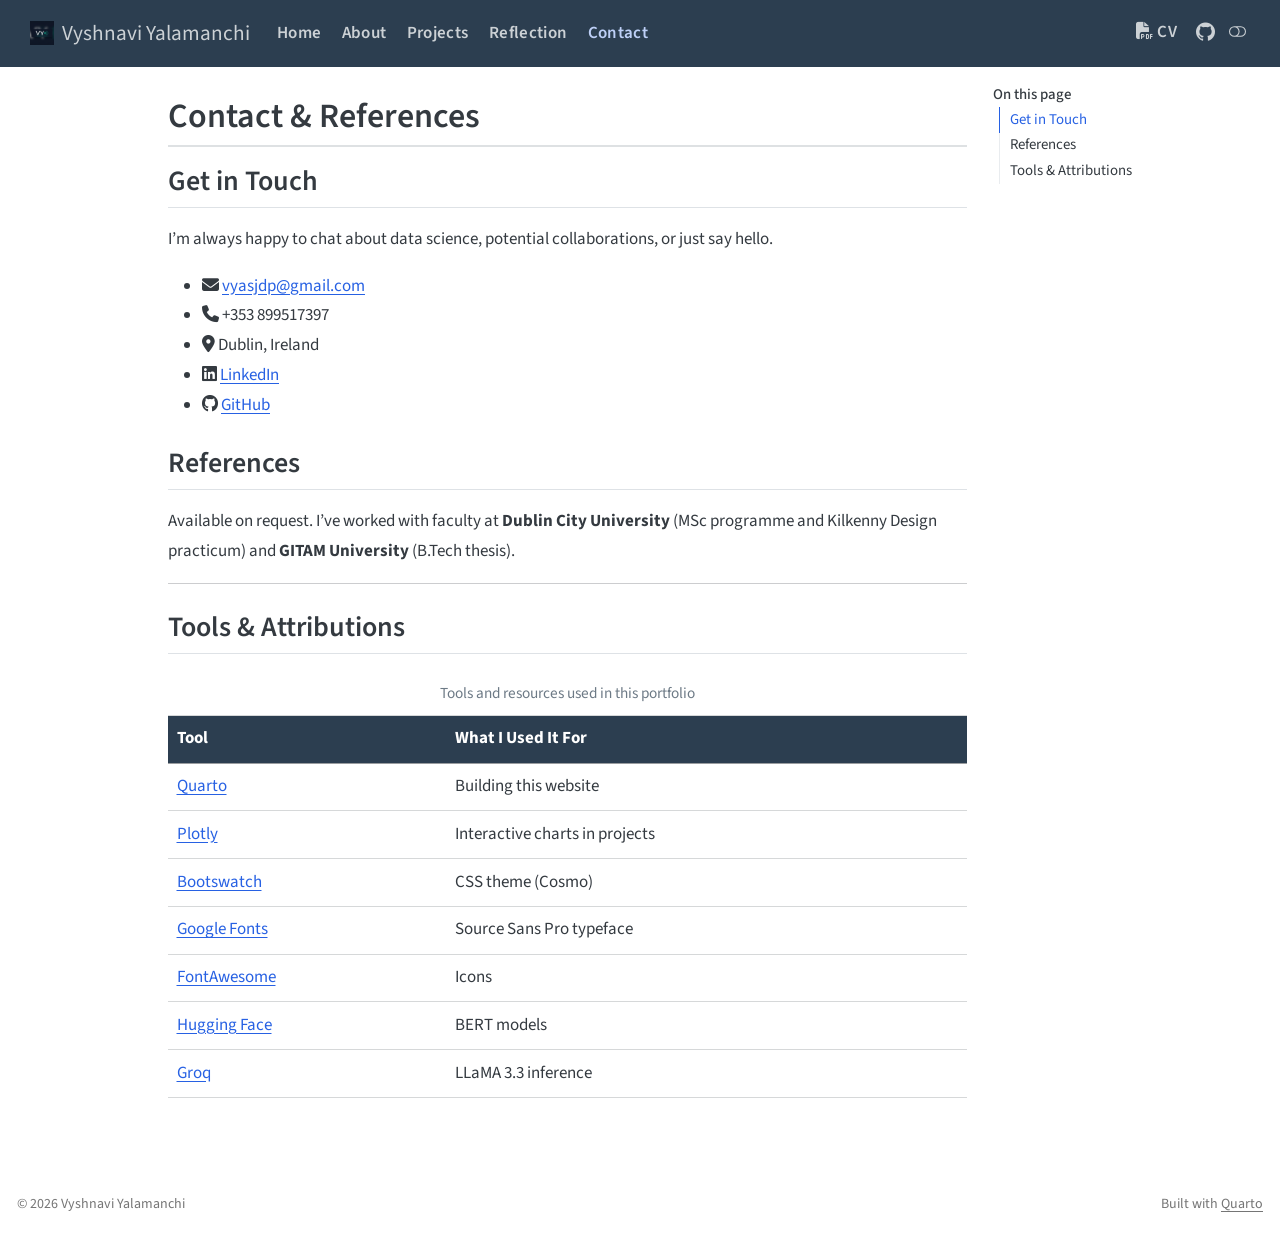
<file: docs/contact.html>
<!DOCTYPE html>
<html xmlns="http://www.w3.org/1999/xhtml" lang="en" xml:lang="en"><head>

<meta charset="utf-8">
<meta name="generator" content="quarto-1.9.37">

<meta name="viewport" content="width=device-width, initial-scale=1.0, user-scalable=yes">


<title>Contact &amp; References – Vyshnavi Yalamanchi</title>
<style>
/* Default styles provided by pandoc.
** See https://pandoc.org/MANUAL.html#variables-for-html for config info.
*/
code{white-space: pre-wrap;}
span.smallcaps{font-variant: small-caps;}
div.columns{display: flex; gap: min(4vw, 1.5em);}
div.column{flex: auto; overflow-x: auto;}
div.hanging-indent{margin-left: 1.5em; text-indent: -1.5em;}
ul.task-list{list-style: none;}
ul.task-list li input[type="checkbox"] {
  width: 0.8em;
  margin: 0 0.8em 0.2em -1em; /* quarto-specific, see https://github.com/quarto-dev/quarto-cli/issues/4556 */ 
  vertical-align: middle;
}
</style>


<script src="site_libs/quarto-nav/quarto-nav.js"></script>
<script src="site_libs/quarto-nav/headroom.min.js"></script>
<link href="./images/favicon.png" rel="icon" type="image/png">
<script src="site_libs/clipboard/clipboard.min.js"></script>
<script src="site_libs/quarto-html/quarto.js" type="module"></script>
<script src="site_libs/quarto-html/tabsets/tabsets.js" type="module"></script>
<script src="site_libs/quarto-html/popper.min.js"></script>
<script src="site_libs/quarto-html/tippy.umd.min.js"></script>
<script src="site_libs/quarto-html/anchor.min.js"></script>
<link href="site_libs/quarto-html/tippy.css" rel="stylesheet">
<link href="site_libs/quarto-html/quarto-syntax-highlighting-acf12a64177840b8d86f2d4f01b2e9fb.css" rel="stylesheet" class="quarto-color-scheme" id="quarto-text-highlighting-styles">
<link href="site_libs/quarto-html/quarto-syntax-highlighting-dark-23bbe8b5e4efc1e257f6d59dce478b08.css" rel="stylesheet" class="quarto-color-scheme quarto-color-alternate" id="quarto-text-highlighting-styles">
<link href="site_libs/quarto-html/quarto-syntax-highlighting-acf12a64177840b8d86f2d4f01b2e9fb.css" rel="stylesheet" class="quarto-color-scheme-extra" id="quarto-text-highlighting-styles">
<script src="site_libs/bootstrap/bootstrap.min.js"></script>
<link href="site_libs/bootstrap/bootstrap-icons.css" rel="stylesheet">
<link href="site_libs/bootstrap/bootstrap-99397347df9c2b6cf13c05f53c5aa483.min.css" rel="stylesheet" append-hash="true" class="quarto-color-scheme" id="quarto-bootstrap" data-mode="light">
<link href="site_libs/bootstrap/bootstrap-dark-f32c87496e175d3278904306adb1f190.min.css" rel="stylesheet" append-hash="true" class="quarto-color-scheme quarto-color-alternate" id="quarto-bootstrap" data-mode="dark">
<link href="site_libs/bootstrap/bootstrap-99397347df9c2b6cf13c05f53c5aa483.min.css" rel="stylesheet" append-hash="true" class="quarto-color-scheme-extra" id="quarto-bootstrap" data-mode="light">
<link href="site_libs/quarto-contrib/fontawesome6-6.7.2/all.min.css" rel="stylesheet">
<link href="site_libs/quarto-contrib/fontawesome6-6.7.2/latex-fontsize.css" rel="stylesheet">
<script id="quarto-search-options" type="application/json">{
  "language": {
    "search-no-results-text": "No results",
    "search-matching-documents-text": "matching documents",
    "search-copy-link-title": "Copy link to search",
    "search-hide-matches-text": "Hide additional matches",
    "search-more-match-text": "more match in this document",
    "search-more-matches-text": "more matches in this document",
    "search-clear-button-title": "Clear",
    "search-text-placeholder": "",
    "search-detached-cancel-button-title": "Cancel",
    "search-submit-button-title": "Submit",
    "search-label": "Search"
  }
}</script>


</head>

<body class="nav-fixed quarto-light"><script id="quarto-html-before-body" type="application/javascript">
    const toggleBodyColorMode = (bsSheetEl) => {
      const mode = bsSheetEl.getAttribute("data-mode");
      const bodyEl = window.document.querySelector("body");
      if (mode === "dark") {
        bodyEl.classList.add("quarto-dark");
        bodyEl.classList.remove("quarto-light");
      } else {
        bodyEl.classList.add("quarto-light");
        bodyEl.classList.remove("quarto-dark");
      }
    }
    const toggleBodyColorPrimary = () => {
      const bsSheetEl = window.document.querySelector("link#quarto-bootstrap:not([rel=disabled-stylesheet])");
      if (bsSheetEl) {
        toggleBodyColorMode(bsSheetEl);
      }
    }
    const setColorSchemeToggle = (alternate) => {
      const toggles = window.document.querySelectorAll('.quarto-color-scheme-toggle');
      for (let i=0; i < toggles.length; i++) {
        const toggle = toggles[i];
        if (toggle) {
          if (alternate) {
            toggle.classList.add("alternate");
          } else {
            toggle.classList.remove("alternate");
          }
        }
      }
    };
    const toggleColorMode = (alternate) => {
      // Switch the stylesheets
      const primaryStylesheets = window.document.querySelectorAll('link.quarto-color-scheme:not(.quarto-color-alternate)');
      const alternateStylesheets = window.document.querySelectorAll('link.quarto-color-scheme.quarto-color-alternate');
      manageTransitions('#quarto-margin-sidebar .nav-link', false);
      if (alternate) {
        // note: dark is layered on light, we don't disable primary!
        enableStylesheet(alternateStylesheets);
        for (const sheetNode of alternateStylesheets) {
          if (sheetNode.id === "quarto-bootstrap") {
            toggleBodyColorMode(sheetNode);
          }
        }
      } else {
        disableStylesheet(alternateStylesheets);
        enableStylesheet(primaryStylesheets)
        toggleBodyColorPrimary();
      }
      manageTransitions('#quarto-margin-sidebar .nav-link', true);
      // Switch the toggles
      setColorSchemeToggle(alternate)
      // Hack to workaround the fact that safari doesn't
      // properly recolor the scrollbar when toggling (#1455)
      if (navigator.userAgent.indexOf('Safari') > 0 && navigator.userAgent.indexOf('Chrome') == -1) {
        manageTransitions("body", false);
        window.scrollTo(0, 1);
        setTimeout(() => {
          window.scrollTo(0, 0);
          manageTransitions("body", true);
        }, 40);
      }
    }
    const disableStylesheet = (stylesheets) => {
      for (let i=0; i < stylesheets.length; i++) {
        const stylesheet = stylesheets[i];
        stylesheet.rel = 'disabled-stylesheet';
      }
    }
    const enableStylesheet = (stylesheets) => {
      for (let i=0; i < stylesheets.length; i++) {
        const stylesheet = stylesheets[i];
        if(stylesheet.rel !== 'stylesheet') { // for Chrome, which will still FOUC without this check
          stylesheet.rel = 'stylesheet';
        }
      }
    }
    const manageTransitions = (selector, allowTransitions) => {
      const els = window.document.querySelectorAll(selector);
      for (let i=0; i < els.length; i++) {
        const el = els[i];
        if (allowTransitions) {
          el.classList.remove('notransition');
        } else {
          el.classList.add('notransition');
        }
      }
    }
    const isFileUrl = () => {
      return window.location.protocol === 'file:';
    }
    const hasAlternateSentinel = () => {
      let styleSentinel = getColorSchemeSentinel();
      if (styleSentinel !== null) {
        return styleSentinel === "alternate";
      } else {
        return false;
      }
    }
    const setStyleSentinel = (alternate) => {
      const value = alternate ? "alternate" : "default";
      if (!isFileUrl()) {
        window.localStorage.setItem("quarto-color-scheme", value);
      } else {
        localAlternateSentinel = value;
      }
    }
    const getColorSchemeSentinel = () => {
      if (!isFileUrl()) {
        const storageValue = window.localStorage.getItem("quarto-color-scheme");
        return storageValue != null ? storageValue : localAlternateSentinel;
      } else {
        return localAlternateSentinel;
      }
    }
    const toggleGiscusIfUsed = (isAlternate, darkModeDefault) => {
      const baseTheme = document.querySelector('#giscus-base-theme')?.value ?? 'light';
      const alternateTheme = document.querySelector('#giscus-alt-theme')?.value ?? 'dark';
      let newTheme = '';
      if(authorPrefersDark) {
        newTheme = isAlternate ? baseTheme : alternateTheme;
      } else {
        newTheme = isAlternate ? alternateTheme : baseTheme;
      }
      const changeGiscusTheme = () => {
        // From: https://github.com/giscus/giscus/issues/336
        const sendMessage = (message) => {
          const iframe = document.querySelector('iframe.giscus-frame');
          if (!iframe) return;
          iframe.contentWindow.postMessage({ giscus: message }, 'https://giscus.app');
        }
        sendMessage({
          setConfig: {
            theme: newTheme
          }
        });
      }
      const isGiscussLoaded = window.document.querySelector('iframe.giscus-frame') !== null;
      if (isGiscussLoaded) {
        changeGiscusTheme();
      }
    };
    const authorPrefersDark = false;
    const darkModeDefault = authorPrefersDark;
      document.querySelector('link#quarto-text-highlighting-styles.quarto-color-scheme-extra').rel = 'disabled-stylesheet';
      document.querySelector('link#quarto-bootstrap.quarto-color-scheme-extra').rel = 'disabled-stylesheet';
    let localAlternateSentinel = darkModeDefault ? 'alternate' : 'default';
    // Dark / light mode switch
    window.quartoToggleColorScheme = () => {
      // Read the current dark / light value
      let toAlternate = !hasAlternateSentinel();
      toggleColorMode(toAlternate);
      setStyleSentinel(toAlternate);
      toggleGiscusIfUsed(toAlternate, darkModeDefault);
      window.dispatchEvent(new Event('resize'));
    };
    // Switch to dark mode if need be
    if (hasAlternateSentinel()) {
      toggleColorMode(true);
    } else {
      toggleColorMode(false);
    }
  </script>

<div id="quarto-search-results"></div>
  <header id="quarto-header" class="headroom fixed-top">
    <nav class="navbar navbar-expand-lg " data-bs-theme="dark">
      <div class="navbar-container container-fluid">
      <div class="navbar-brand-container mx-auto">
    <a href="./index.html" class="navbar-brand navbar-brand-logo">
    <img src="./images/logo.png" alt="" class="navbar-logo light-content">
    <img src="./images/logo.png" alt="" class="navbar-logo dark-content">
    </a>
    <a class="navbar-brand" href="./index.html">
    <span class="navbar-title">Vyshnavi Yalamanchi</span>
    </a>
  </div>
          <button class="navbar-toggler" type="button" data-bs-toggle="collapse" data-bs-target="#navbarCollapse" aria-controls="navbarCollapse" role="menu" aria-expanded="false" aria-label="Toggle navigation" onclick="if (window.quartoToggleHeadroom) { window.quartoToggleHeadroom(); }">
  <span class="navbar-toggler-icon"></span>
</button>
          <div class="collapse navbar-collapse" id="navbarCollapse">
            <ul class="navbar-nav navbar-nav-scroll me-auto">
  <li class="nav-item">
    <a class="nav-link" href="./index.html"> 
<span class="menu-text">Home</span></a>
  </li>  
  <li class="nav-item">
    <a class="nav-link" href="./about.html"> 
<span class="menu-text">About</span></a>
  </li>  
  <li class="nav-item">
    <a class="nav-link" href="./projects/index.html"> 
<span class="menu-text">Projects</span></a>
  </li>  
  <li class="nav-item">
    <a class="nav-link" href="./reflection.html"> 
<span class="menu-text">Reflection</span></a>
  </li>  
  <li class="nav-item">
    <a class="nav-link active" href="./contact.html" aria-current="page"> 
<span class="menu-text">Contact</span></a>
  </li>  
</ul>
            <ul class="navbar-nav navbar-nav-scroll ms-auto">
  <li class="nav-item">
    <a class="nav-link" href="./cv/Vyshnavi_Yalamanchi_CV.pdf" target="_blank"> 
<span class="menu-text"><i class="fa-solid fa-file-pdf" aria-label="file-pdf"></i> CV</span></a>
  </li>  
  <li class="nav-item compact">
    <a class="nav-link" href="https://github.com/vyshnaviyalamanchi" target="_blank"> <i class="bi bi-github" role="img">
</i> 
<span class="menu-text"></span></a>
  </li>  
</ul>
          </div> <!-- /navcollapse -->
            <div class="quarto-navbar-tools">
  <a href="" class="quarto-color-scheme-toggle quarto-navigation-tool  px-1" onclick="window.quartoToggleColorScheme(); return false;" title="Toggle dark mode"><i class="bi"></i></a>
</div>
      </div> <!-- /container-fluid -->
    </nav>
</header>
<!-- content -->
<div id="quarto-content" class="quarto-container page-columns page-rows-contents page-layout-article page-navbar">
<!-- sidebar -->
<!-- margin-sidebar -->
    <div id="quarto-margin-sidebar" class="sidebar margin-sidebar">
        <nav id="TOC" role="doc-toc" class="toc-active">
    <h2 id="toc-title">On this page</h2>
   
  <ul>
  <li><a href="#get-in-touch" id="toc-get-in-touch" class="nav-link active" data-scroll-target="#get-in-touch">Get in Touch</a></li>
  <li><a href="#references" id="toc-references" class="nav-link" data-scroll-target="#references">References</a></li>
  <li><a href="#tools-attributions" id="toc-tools-attributions" class="nav-link" data-scroll-target="#tools-attributions">Tools &amp; Attributions</a></li>
  </ul>
</nav>
    </div>
<!-- main -->
<main class="content" id="quarto-document-content">


<header id="title-block-header" class="quarto-title-block default">
<div class="quarto-title">
<h1 class="title">Contact &amp; References</h1>
</div>



<div class="quarto-title-meta">

    
  
    
  </div>
  


</header>


<section id="get-in-touch" class="level2">
<h2 class="anchored" data-anchor-id="get-in-touch">Get in Touch</h2>
<p>I’m always happy to chat about data science, potential collaborations, or just say hello.</p>
<ul>
<li><i class="fa-solid fa-envelope" aria-label="envelope"></i> <a href="mailto:vyasjdp@gmail.com">vyasjdp@gmail.com</a></li>
<li><i class="fa-solid fa-phone" aria-label="phone"></i> +353 899517397</li>
<li><i class="fa-solid fa-location-dot" aria-label="location-dot"></i> Dublin, Ireland</li>
<li><i class="fa-brands fa-linkedin" aria-label="linkedin"></i> <a href="https://linkedin.com/in/vyshnavi-yalamanchi-130900308" target="_blank">LinkedIn</a></li>
<li><i class="fa-brands fa-github" aria-label="github"></i> <a href="https://github.com/vyshnaviyalamanchi" target="_blank">GitHub</a></li>
</ul>
</section>
<section id="references" class="level2">
<h2 class="anchored" data-anchor-id="references">References</h2>
<p>Available on request. I’ve worked with faculty at <strong>Dublin City University</strong> (MSc programme and Kilkenny Design practicum) and <strong>GITAM University</strong> (B.Tech thesis).</p>
<hr>
</section>
<section id="tools-attributions" class="level2">
<h2 class="anchored" data-anchor-id="tools-attributions">Tools &amp; Attributions</h2>
<table class="table-hover caption-top table">
<caption>Tools and resources used in this portfolio</caption>
<thead>
<tr class="header">
<th>Tool</th>
<th>What I Used It For</th>
</tr>
</thead>
<tbody>
<tr class="odd">
<td><a href="https://quarto.org" target="_blank">Quarto</a></td>
<td>Building this website</td>
</tr>
<tr class="even">
<td><a href="https://plotly.com/python/" target="_blank">Plotly</a></td>
<td>Interactive charts in projects</td>
</tr>
<tr class="odd">
<td><a href="https://bootswatch.com" target="_blank">Bootswatch</a></td>
<td>CSS theme (Cosmo)</td>
</tr>
<tr class="even">
<td><a href="https://fonts.google.com" target="_blank">Google Fonts</a></td>
<td>Source Sans Pro typeface</td>
</tr>
<tr class="odd">
<td><a href="https://fontawesome.com" target="_blank">FontAwesome</a></td>
<td>Icons</td>
</tr>
<tr class="even">
<td><a href="https://huggingface.co" target="_blank">Hugging Face</a></td>
<td>BERT models</td>
</tr>
<tr class="odd">
<td><a href="https://groq.com" target="_blank">Groq</a></td>
<td>LLaMA 3.3 inference</td>
</tr>
</tbody>
</table>


</section>

</main> <!-- /main -->
<script id="quarto-html-after-body" type="application/javascript">
  window.document.addEventListener("DOMContentLoaded", function (event) {
    // Ensure there is a toggle, if there isn't float one in the top right
    if (window.document.querySelector('.quarto-color-scheme-toggle') === null) {
      const a = window.document.createElement('a');
      a.classList.add('top-right');
      a.classList.add('quarto-color-scheme-toggle');
      a.href = "";
      a.onclick = function() { try { window.quartoToggleColorScheme(); } catch {} return false; };
      const i = window.document.createElement("i");
      i.classList.add('bi');
      a.appendChild(i);
      window.document.body.appendChild(a);
    }
    setColorSchemeToggle(hasAlternateSentinel())
    const icon = "";
    const anchorJS = new window.AnchorJS();
    anchorJS.options = {
      placement: 'right',
      icon: icon
    };
    anchorJS.add('.anchored');
    const isCodeAnnotation = (el) => {
      for (const clz of el.classList) {
        if (clz.startsWith('code-annotation-')) {                     
          return true;
        }
      }
      return false;
    }
    const onCopySuccess = function(e) {
      // button target
      const button = e.trigger;
      // don't keep focus
      button.blur();
      // flash "checked"
      button.classList.add('code-copy-button-checked');
      var currentTitle = button.getAttribute("title");
      button.setAttribute("title", "Copied!");
      let tooltip;
      if (window.bootstrap) {
        button.setAttribute("data-bs-toggle", "tooltip");
        button.setAttribute("data-bs-placement", "left");
        button.setAttribute("data-bs-title", "Copied!");
        tooltip = new bootstrap.Tooltip(button, 
          { trigger: "manual", 
            customClass: "code-copy-button-tooltip",
            offset: [0, -8]});
        tooltip.show();    
      }
      setTimeout(function() {
        if (tooltip) {
          tooltip.hide();
          button.removeAttribute("data-bs-title");
          button.removeAttribute("data-bs-toggle");
          button.removeAttribute("data-bs-placement");
        }
        button.setAttribute("title", currentTitle);
        button.classList.remove('code-copy-button-checked');
      }, 1000);
      // clear code selection
      e.clearSelection();
    }
    const getTextToCopy = function(trigger) {
      const outerScaffold = trigger.parentElement.cloneNode(true);
      const codeEl = outerScaffold.querySelector('code');
      for (const childEl of codeEl.children) {
        if (isCodeAnnotation(childEl)) {
          childEl.remove();
        }
      }
      return codeEl.innerText;
    }
    const clipboard = new window.ClipboardJS('.code-copy-button:not([data-in-quarto-modal])', {
      text: getTextToCopy
    });
    clipboard.on('success', onCopySuccess);
    if (window.document.getElementById('quarto-embedded-source-code-modal')) {
      const clipboardModal = new window.ClipboardJS('.code-copy-button[data-in-quarto-modal]', {
        text: getTextToCopy,
        container: window.document.getElementById('quarto-embedded-source-code-modal')
      });
      clipboardModal.on('success', onCopySuccess);
    }
      var localhostRegex = new RegExp(/^(?:http|https):\/\/localhost\:?[0-9]*\//);
      var mailtoRegex = new RegExp(/^mailto:/);
        var filterRegex = new RegExp('/' + window.location.host + '/');
      var isInternal = (href) => {
          return filterRegex.test(href) || localhostRegex.test(href) || mailtoRegex.test(href);
      }
      // Inspect non-navigation links and adorn them if external
     var links = window.document.querySelectorAll('a[href]:not(.nav-link):not(.navbar-brand):not(.toc-action):not(.sidebar-link):not(.sidebar-item-toggle):not(.pagination-link):not(.no-external):not([aria-hidden]):not(.dropdown-item):not(.quarto-navigation-tool):not(.about-link)');
      for (var i=0; i<links.length; i++) {
        const link = links[i];
        if (!isInternal(link.href)) {
          // undo the damage that might have been done by quarto-nav.js in the case of
          // links that we want to consider external
          if (link.dataset.originalHref !== undefined) {
            link.href = link.dataset.originalHref;
          }
        }
      }
    function tippyHover(el, contentFn, onTriggerFn, onUntriggerFn) {
      const config = {
        allowHTML: true,
        maxWidth: 500,
        delay: 100,
        arrow: false,
        appendTo: function(el) {
            return el.parentElement;
        },
        interactive: true,
        interactiveBorder: 10,
        theme: 'quarto',
        placement: 'bottom-start',
      };
      if (contentFn) {
        config.content = contentFn;
      }
      if (onTriggerFn) {
        config.onTrigger = onTriggerFn;
      }
      if (onUntriggerFn) {
        config.onUntrigger = onUntriggerFn;
      }
      window.tippy(el, config); 
    }
    const noterefs = window.document.querySelectorAll('a[role="doc-noteref"]');
    for (var i=0; i<noterefs.length; i++) {
      const ref = noterefs[i];
      tippyHover(ref, function() {
        // use id or data attribute instead here
        let href = ref.getAttribute('data-footnote-href') || ref.getAttribute('href');
        try { href = new URL(href).hash; } catch {}
        const id = href.replace(/^#\/?/, "");
        const note = window.document.getElementById(id);
        if (note) {
          return note.innerHTML;
        } else {
          return "";
        }
      });
    }
    const xrefs = window.document.querySelectorAll('a.quarto-xref');
    const processXRef = (id, note) => {
      // Strip column container classes
      const stripColumnClz = (el) => {
        el.classList.remove("page-full", "page-columns");
        if (el.children) {
          for (const child of el.children) {
            stripColumnClz(child);
          }
        }
      }
      stripColumnClz(note)
      if (id === null || id.startsWith('sec-')) {
        // Special case sections, only their first couple elements
        const container = document.createElement("div");
        if (note.children && note.children.length > 2) {
          container.appendChild(note.children[0].cloneNode(true));
          for (let i = 1; i < note.children.length; i++) {
            const child = note.children[i];
            if (child.tagName === "P" && child.innerText === "") {
              continue;
            } else {
              container.appendChild(child.cloneNode(true));
              break;
            }
          }
          if (window.Quarto?.typesetMath) {
            window.Quarto.typesetMath(container);
          }
          return container.innerHTML
        } else {
          if (window.Quarto?.typesetMath) {
            window.Quarto.typesetMath(note);
          }
          return note.innerHTML;
        }
      } else {
        // Remove any anchor links if they are present
        const anchorLink = note.querySelector('a.anchorjs-link');
        if (anchorLink) {
          anchorLink.remove();
        }
        if (window.Quarto?.typesetMath) {
          window.Quarto.typesetMath(note);
        }
        if (note.classList.contains("callout")) {
          return note.outerHTML;
        } else {
          return note.innerHTML;
        }
      }
    }
    for (var i=0; i<xrefs.length; i++) {
      const xref = xrefs[i];
      tippyHover(xref, undefined, function(instance) {
        instance.disable();
        let url = xref.getAttribute('href');
        let hash = undefined; 
        if (url.startsWith('#')) {
          hash = url;
        } else {
          try { hash = new URL(url).hash; } catch {}
        }
        if (hash) {
          const id = hash.replace(/^#\/?/, "");
          const note = window.document.getElementById(id);
          if (note !== null) {
            try {
              const html = processXRef(id, note.cloneNode(true));
              instance.setContent(html);
            } finally {
              instance.enable();
              instance.show();
            }
          } else {
            // See if we can fetch this
            fetch(url.split('#')[0])
            .then(res => res.text())
            .then(html => {
              const parser = new DOMParser();
              const htmlDoc = parser.parseFromString(html, "text/html");
              const note = htmlDoc.getElementById(id);
              if (note !== null) {
                const html = processXRef(id, note);
                instance.setContent(html);
              } 
            }).finally(() => {
              instance.enable();
              instance.show();
            });
          }
        } else {
          // See if we can fetch a full url (with no hash to target)
          // This is a special case and we should probably do some content thinning / targeting
          fetch(url)
          .then(res => res.text())
          .then(html => {
            const parser = new DOMParser();
            const htmlDoc = parser.parseFromString(html, "text/html");
            const note = htmlDoc.querySelector('main.content');
            if (note !== null) {
              // This should only happen for chapter cross references
              // (since there is no id in the URL)
              // remove the first header
              if (note.children.length > 0 && note.children[0].tagName === "HEADER") {
                note.children[0].remove();
              }
              const html = processXRef(null, note);
              instance.setContent(html);
            } 
          }).finally(() => {
            instance.enable();
            instance.show();
          });
        }
      }, function(instance) {
      });
    }
        let selectedAnnoteEl;
        const selectorForAnnotation = ( cell, annotation) => {
          let cellAttr = 'data-code-cell="' + cell + '"';
          let lineAttr = 'data-code-annotation="' +  annotation + '"';
          const selector = 'span[' + cellAttr + '][' + lineAttr + ']';
          return selector;
        }
        const selectCodeLines = (annoteEl) => {
          const doc = window.document;
          const targetCell = annoteEl.getAttribute("data-target-cell");
          const targetAnnotation = annoteEl.getAttribute("data-target-annotation");
          const annoteSpan = window.document.querySelector(selectorForAnnotation(targetCell, targetAnnotation));
          const lines = annoteSpan.getAttribute("data-code-lines").split(",");
          const lineIds = lines.map((line) => {
            return targetCell + "-" + line;
          })
          let top = null;
          let height = null;
          let parent = null;
          if (lineIds.length > 0) {
              //compute the position of the single el (top and bottom and make a div)
              const el = window.document.getElementById(lineIds[0]);
              top = el.offsetTop;
              height = el.offsetHeight;
              parent = el.parentElement.parentElement;
            if (lineIds.length > 1) {
              const lastEl = window.document.getElementById(lineIds[lineIds.length - 1]);
              const bottom = lastEl.offsetTop + lastEl.offsetHeight;
              height = bottom - top;
            }
            if (top !== null && height !== null && parent !== null) {
              // cook up a div (if necessary) and position it 
              let div = window.document.getElementById("code-annotation-line-highlight");
              if (div === null) {
                div = window.document.createElement("div");
                div.setAttribute("id", "code-annotation-line-highlight");
                div.style.position = 'absolute';
                parent.appendChild(div);
              }
              div.style.top = top - 2 + "px";
              div.style.height = height + 4 + "px";
              div.style.left = 0;
              let gutterDiv = window.document.getElementById("code-annotation-line-highlight-gutter");
              if (gutterDiv === null) {
                gutterDiv = window.document.createElement("div");
                gutterDiv.setAttribute("id", "code-annotation-line-highlight-gutter");
                gutterDiv.style.position = 'absolute';
                const codeCell = window.document.getElementById(targetCell);
                const gutter = codeCell.querySelector('.code-annotation-gutter');
                gutter.appendChild(gutterDiv);
              }
              gutterDiv.style.top = top - 2 + "px";
              gutterDiv.style.height = height + 4 + "px";
            }
            selectedAnnoteEl = annoteEl;
          }
        };
        const unselectCodeLines = () => {
          const elementsIds = ["code-annotation-line-highlight", "code-annotation-line-highlight-gutter"];
          elementsIds.forEach((elId) => {
            const div = window.document.getElementById(elId);
            if (div) {
              div.remove();
            }
          });
          selectedAnnoteEl = undefined;
        };
          // Handle positioning of the toggle
      window.addEventListener(
        "resize",
        throttle(() => {
          elRect = undefined;
          if (selectedAnnoteEl) {
            selectCodeLines(selectedAnnoteEl);
          }
        }, 10)
      );
      function throttle(fn, ms) {
      let throttle = false;
      let timer;
        return (...args) => {
          if(!throttle) { // first call gets through
              fn.apply(this, args);
              throttle = true;
          } else { // all the others get throttled
              if(timer) clearTimeout(timer); // cancel #2
              timer = setTimeout(() => {
                fn.apply(this, args);
                timer = throttle = false;
              }, ms);
          }
        };
      }
        // Attach click handler to the DT
        const annoteDls = window.document.querySelectorAll('dt[data-target-cell]');
        for (const annoteDlNode of annoteDls) {
          annoteDlNode.addEventListener('click', (event) => {
            const clickedEl = event.target;
            if (clickedEl !== selectedAnnoteEl) {
              unselectCodeLines();
              const activeEl = window.document.querySelector('dt[data-target-cell].code-annotation-active');
              if (activeEl) {
                activeEl.classList.remove('code-annotation-active');
              }
              selectCodeLines(clickedEl);
              clickedEl.classList.add('code-annotation-active');
            } else {
              // Unselect the line
              unselectCodeLines();
              clickedEl.classList.remove('code-annotation-active');
            }
          });
        }
    const findCites = (el) => {
      const parentEl = el.parentElement;
      if (parentEl) {
        const cites = parentEl.dataset.cites;
        if (cites) {
          return {
            el,
            cites: cites.split(' ')
          };
        } else {
          return findCites(el.parentElement)
        }
      } else {
        return undefined;
      }
    };
    var bibliorefs = window.document.querySelectorAll('a[role="doc-biblioref"]');
    for (var i=0; i<bibliorefs.length; i++) {
      const ref = bibliorefs[i];
      const citeInfo = findCites(ref);
      if (citeInfo) {
        tippyHover(citeInfo.el, function() {
          var popup = window.document.createElement('div');
          citeInfo.cites.forEach(function(cite) {
            var citeDiv = window.document.createElement('div');
            citeDiv.classList.add('hanging-indent');
            citeDiv.classList.add('csl-entry');
            var biblioDiv = window.document.getElementById('ref-' + cite);
            if (biblioDiv) {
              citeDiv.innerHTML = biblioDiv.innerHTML;
            }
            popup.appendChild(citeDiv);
          });
          return popup.innerHTML;
        });
      }
    }
  });
  </script>
</div> <!-- /content -->
<footer class="footer">
  <div class="nav-footer">
    <div class="nav-footer-left">
<p>© 2026 Vyshnavi Yalamanchi</p>
</div>   
    <div class="nav-footer-center">
      &nbsp;
    </div>
    <div class="nav-footer-right">
<p>Built with <a href="https://quarto.org">Quarto</a></p>
</div>
  </div>
</footer>




</body></html>
</file>
<file: docs/site_libs/quarto-html/tippy.css>
.tippy-box[data-animation=fade][data-state=hidden]{opacity:0}[data-tippy-root]{max-width:calc(100vw - 10px)}.tippy-box{position:relative;background-color:#333;color:#fff;border-radius:4px;font-size:14px;line-height:1.4;white-space:normal;outline:0;transition-property:transform,visibility,opacity}.tippy-box[data-placement^=top]>.tippy-arrow{bottom:0}.tippy-box[data-placement^=top]>.tippy-arrow:before{bottom:-7px;left:0;border-width:8px 8px 0;border-top-color:initial;transform-origin:center top}.tippy-box[data-placement^=bottom]>.tippy-arrow{top:0}.tippy-box[data-placement^=bottom]>.tippy-arrow:before{top:-7px;left:0;border-width:0 8px 8px;border-bottom-color:initial;transform-origin:center bottom}.tippy-box[data-placement^=left]>.tippy-arrow{right:0}.tippy-box[data-placement^=left]>.tippy-arrow:before{border-width:8px 0 8px 8px;border-left-color:initial;right:-7px;transform-origin:center left}.tippy-box[data-placement^=right]>.tippy-arrow{left:0}.tippy-box[data-placement^=right]>.tippy-arrow:before{left:-7px;border-width:8px 8px 8px 0;border-right-color:initial;transform-origin:center right}.tippy-box[data-inertia][data-state=visible]{transition-timing-function:cubic-bezier(.54,1.5,.38,1.11)}.tippy-arrow{width:16px;height:16px;color:#333}.tippy-arrow:before{content:"";position:absolute;border-color:transparent;border-style:solid}.tippy-content{position:relative;padding:5px 9px;z-index:1}
</file>
<file: docs/site_libs/quarto-html/quarto-syntax-highlighting-acf12a64177840b8d86f2d4f01b2e9fb.css>
/* quarto syntax highlight colors */
:root {
  --quarto-hl-al-color: #ff5555;
  --quarto-hl-an-color: #6a737d;
  --quarto-hl-at-color: #d73a49;
  --quarto-hl-bn-color: #005cc5;
  --quarto-hl-bu-color: #d73a49;
  --quarto-hl-ch-color: #032f62;
  --quarto-hl-co-color: #6a737d;
  --quarto-hl-cv-color: #6a737d;
  --quarto-hl-cn-color: #005cc5;
  --quarto-hl-cf-color: #d73a49;
  --quarto-hl-dt-color: #d73a49;
  --quarto-hl-dv-color: #005cc5;
  --quarto-hl-do-color: #6a737d;
  --quarto-hl-er-color: #ff5555;
  --quarto-hl-ex-color: #d73a49;
  --quarto-hl-fl-color: #005cc5;
  --quarto-hl-fu-color: #6f42c1;
  --quarto-hl-im-color: #032f62;
  --quarto-hl-in-color: #6a737d;
  --quarto-hl-kw-color: #d73a49;
  --quarto-hl-op-color: #24292e;
  --quarto-hl-pp-color: #d73a49;
  --quarto-hl-re-color: #6a737d;
  --quarto-hl-sc-color: #005cc5;
  --quarto-hl-ss-color: #032f62;
  --quarto-hl-st-color: #032f62;
  --quarto-hl-va-color: #e36209;
  --quarto-hl-vs-color: #032f62;
  --quarto-hl-wa-color: #ff5555;
}

/* other quarto variables */
:root {
  --quarto-font-monospace: SFMono-Regular, Menlo, Monaco, Consolas, "Liberation Mono", "Courier New", monospace;
}

/* syntax highlight based on Pandoc's rules */
pre > code.sourceCode > span {
  color: #24292e;
}

code.sourceCode > span {
  color: #24292e;
}

div.sourceCode,
div.sourceCode pre.sourceCode {
  color: #24292e;
}

/* Normal */
code span {
  color: #24292e;
}

/* Alert */
code span.al {
  font-weight: bold;
  color: #ff5555;
}

/* Annotation */
code span.an {
  color: #6a737d;
}

/* Attribute */
code span.at {
  color: #d73a49;
}

/* BaseN */
code span.bn {
  color: #005cc5;
}

/* BuiltIn */
code span.bu {
  color: #d73a49;
}

/* ControlFlow */
code span.cf {
  color: #d73a49;
}

/* Char */
code span.ch {
  color: #032f62;
}

/* Constant */
code span.cn {
  color: #005cc5;
}

/* Comment */
code span.co {
  color: #6a737d;
}

/* CommentVar */
code span.cv {
  color: #6a737d;
}

/* Documentation */
code span.do {
  color: #6a737d;
}

/* DataType */
code span.dt {
  color: #d73a49;
}

/* DecVal */
code span.dv {
  color: #005cc5;
}

/* Error */
code span.er {
  color: #ff5555;
  text-decoration: underline;
}

/* Extension */
code span.ex {
  font-weight: bold;
  color: #d73a49;
}

/* Float */
code span.fl {
  color: #005cc5;
}

/* Function */
code span.fu {
  color: #6f42c1;
}

/* Import */
code span.im {
  color: #032f62;
}

/* Information */
code span.in {
  color: #6a737d;
}

/* Keyword */
code span.kw {
  color: #d73a49;
}

/* Operator */
code span.op {
  color: #24292e;
}

/* Preprocessor */
code span.pp {
  color: #d73a49;
}

/* RegionMarker */
code span.re {
  color: #6a737d;
}

/* SpecialChar */
code span.sc {
  color: #005cc5;
}

/* SpecialString */
code span.ss {
  color: #032f62;
}

/* String */
code span.st {
  color: #032f62;
}

/* Variable */
code span.va {
  color: #e36209;
}

/* VerbatimString */
code span.vs {
  color: #032f62;
}

/* Warning */
code span.wa {
  color: #ff5555;
}

.prevent-inlining {
  content: "</";
}

/*# sourceMappingURL=e41d78b1f7017e44483b7fefd7a010af.css.map */
</file>
<file: docs/site_libs/quarto-html/quarto-syntax-highlighting-dark-23bbe8b5e4efc1e257f6d59dce478b08.css>
/* quarto syntax highlight colors */
:root {
  --quarto-hl-al-color: #ff5555;
  --quarto-hl-an-color: #6a737d;
  --quarto-hl-at-color: #f97583;
  --quarto-hl-bn-color: #79b8ff;
  --quarto-hl-bu-color: #f97583;
  --quarto-hl-ch-color: #9ecbff;
  --quarto-hl-co-color: #6a737d;
  --quarto-hl-cv-color: #6a737d;
  --quarto-hl-cn-color: #79b8ff;
  --quarto-hl-cf-color: #f97583;
  --quarto-hl-dt-color: #f97583;
  --quarto-hl-dv-color: #79b8ff;
  --quarto-hl-do-color: #6a737d;
  --quarto-hl-er-color: #ff5555;
  --quarto-hl-ex-color: #f97583;
  --quarto-hl-fl-color: #79b8ff;
  --quarto-hl-fu-color: #b392f0;
  --quarto-hl-im-color: #9ecbff;
  --quarto-hl-in-color: #6a737d;
  --quarto-hl-kw-color: #f97583;
  --quarto-hl-op-color: #e1e4e8;
  --quarto-hl-pp-color: #f97583;
  --quarto-hl-re-color: #6a737d;
  --quarto-hl-sc-color: #79b8ff;
  --quarto-hl-ss-color: #9ecbff;
  --quarto-hl-st-color: #9ecbff;
  --quarto-hl-va-color: #ffab70;
  --quarto-hl-vs-color: #9ecbff;
  --quarto-hl-wa-color: #ff5555;
}

/* other quarto variables */
:root {
  --quarto-font-monospace: SFMono-Regular, Menlo, Monaco, Consolas, "Liberation Mono", "Courier New", monospace;
}

/* syntax highlight based on Pandoc's rules */
pre > code.sourceCode > span {
  color: #e1e4e8;
}

code.sourceCode > span {
  color: #e1e4e8;
}

div.sourceCode,
div.sourceCode pre.sourceCode {
  color: #e1e4e8;
}

/* Normal */
code span {
  color: #e1e4e8;
}

/* Alert */
code span.al {
  font-weight: bold;
  color: #ff5555;
}

/* Annotation */
code span.an {
  color: #6a737d;
}

/* Attribute */
code span.at {
  color: #f97583;
}

/* BaseN */
code span.bn {
  color: #79b8ff;
}

/* BuiltIn */
code span.bu {
  color: #f97583;
}

/* ControlFlow */
code span.cf {
  color: #f97583;
}

/* Char */
code span.ch {
  color: #9ecbff;
}

/* Constant */
code span.cn {
  color: #79b8ff;
}

/* Comment */
code span.co {
  color: #6a737d;
}

/* CommentVar */
code span.cv {
  color: #6a737d;
}

/* Documentation */
code span.do {
  color: #6a737d;
}

/* DataType */
code span.dt {
  color: #f97583;
}

/* DecVal */
code span.dv {
  color: #79b8ff;
}

/* Error */
code span.er {
  color: #ff5555;
  text-decoration: underline;
}

/* Extension */
code span.ex {
  font-weight: bold;
  color: #f97583;
}

/* Float */
code span.fl {
  color: #79b8ff;
}

/* Function */
code span.fu {
  color: #b392f0;
}

/* Import */
code span.im {
  color: #9ecbff;
}

/* Information */
code span.in {
  color: #6a737d;
}

/* Keyword */
code span.kw {
  color: #f97583;
}

/* Operator */
code span.op {
  color: #e1e4e8;
}

/* Preprocessor */
code span.pp {
  color: #f97583;
}

/* RegionMarker */
code span.re {
  color: #6a737d;
}

/* SpecialChar */
code span.sc {
  color: #79b8ff;
}

/* SpecialString */
code span.ss {
  color: #9ecbff;
}

/* String */
code span.st {
  color: #9ecbff;
}

/* Variable */
code span.va {
  color: #ffab70;
}

/* VerbatimString */
code span.vs {
  color: #9ecbff;
}

/* Warning */
code span.wa {
  color: #ff5555;
}

.prevent-inlining {
  content: "</";
}

/*# sourceMappingURL=b00767bec02007a677807bfaa6c38317.css.map */
</file>
<file: docs/site_libs/quarto-contrib/fontawesome6-6.7.2/latex-fontsize.css>
.fa-tiny {
  font-size: 0.5em;
}
.fa-scriptsize {
  font-size: 0.7em;
}
.fa-footnotesize {
  font-size: 0.8em;
}
.fa-small {
  font-size: 0.9em;
}
.fa-normalsize {
  font-size: 1em;
}
.fa-large {
  font-size: 1.2em;
}
.fa-Large {
  font-size: 1.5em;
}
.fa-LARGE {
  font-size: 1.75em;
}
.fa-huge {
  font-size: 2em;
}
.fa-Huge {
  font-size: 2.5em;
}
</file>
